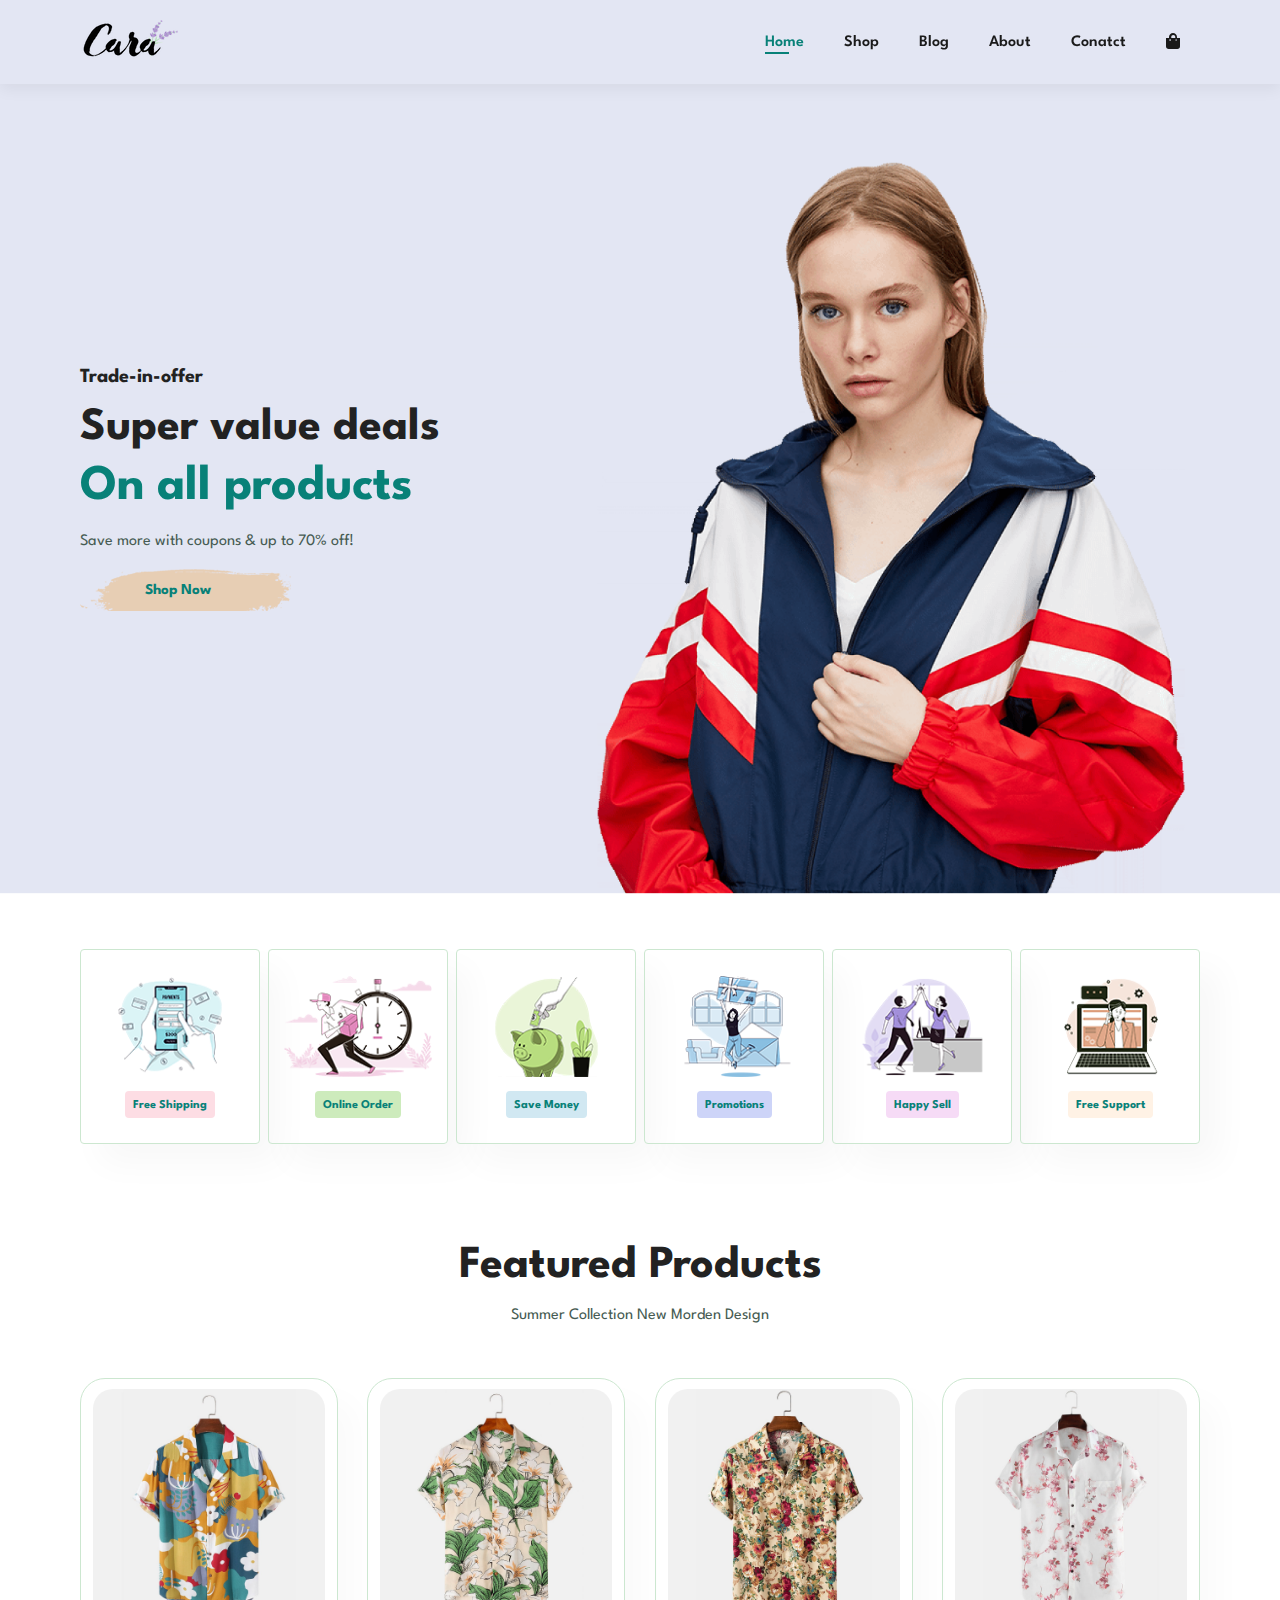
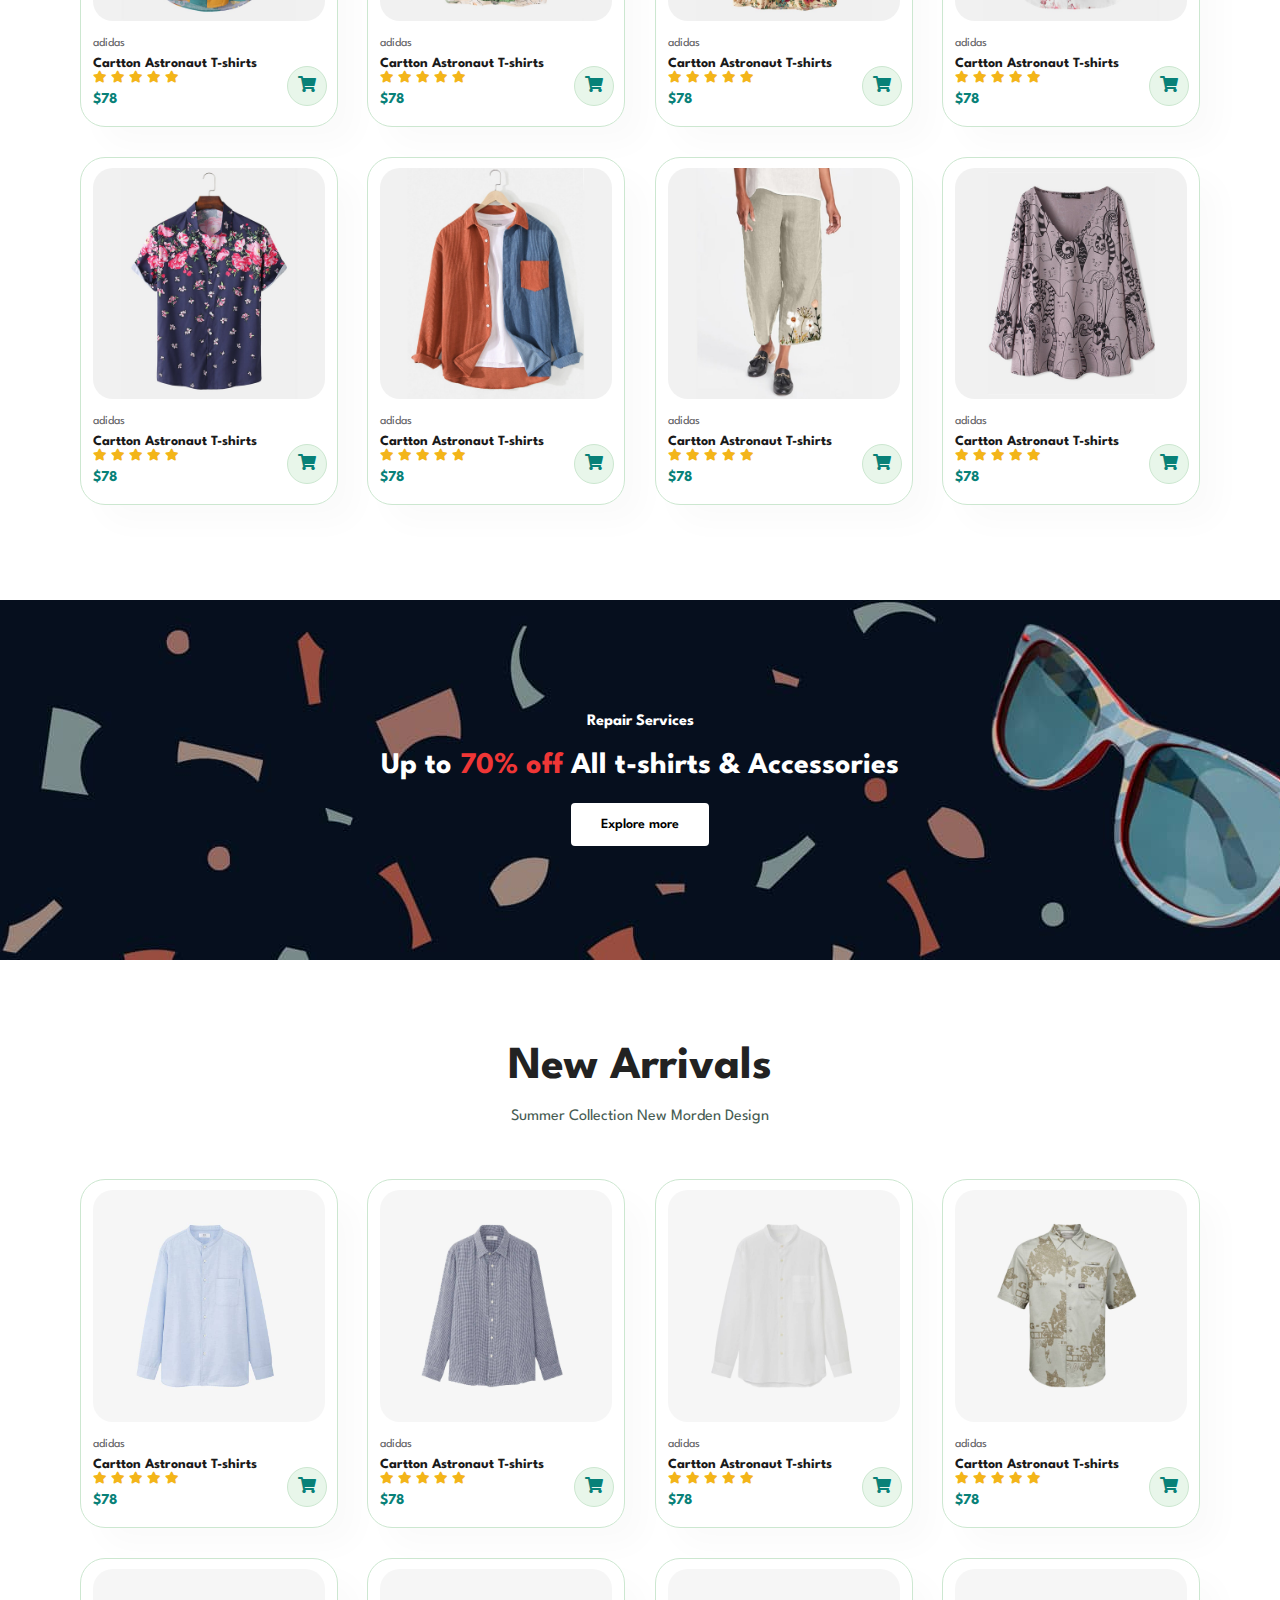
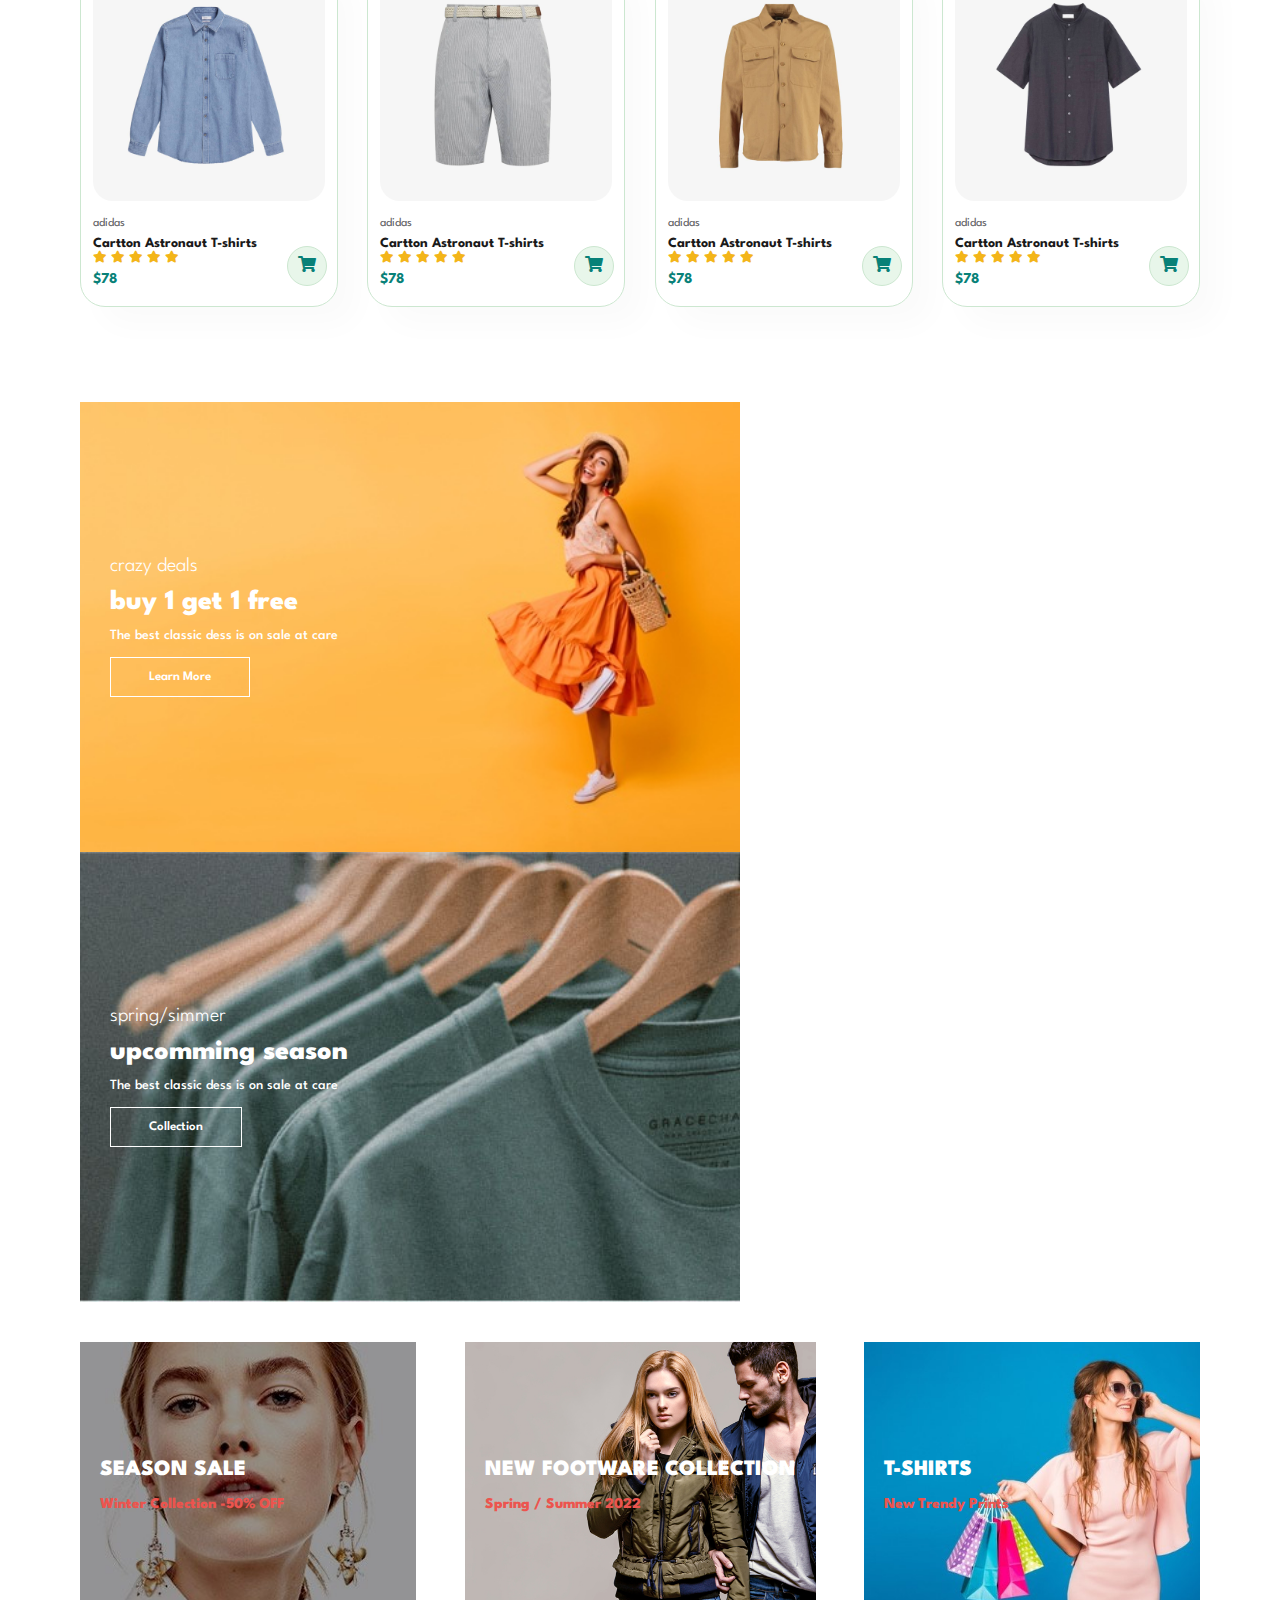
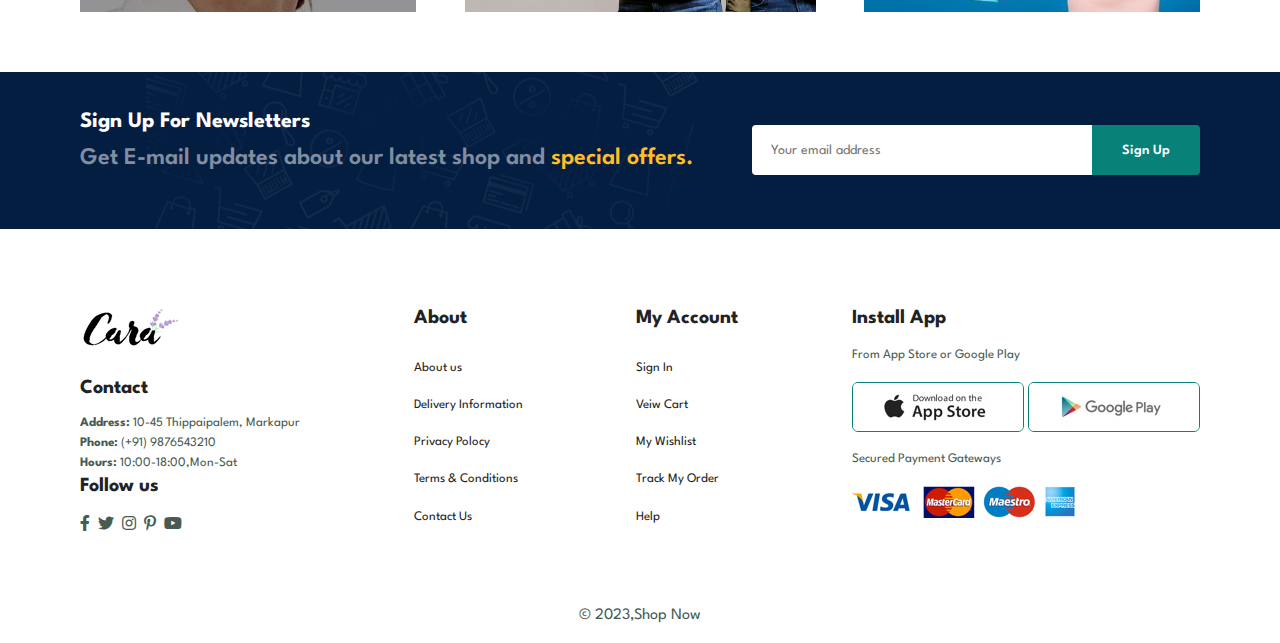
<file: index.html>
<!DOCTYPE html>
<html lang="en">
  <head>
    <meta charset="UTF-8" />
    <meta name="viewport" content="width=device-width, initial-scale=1.0" />
    <meta http-equiv="X-UA-Compatable" content="IE=edge" />
    <title>Shop Now</title>
    <link
      rel="stylesheet"
      href="https://use.fontawesome.com/releases/v5.15.4/css/all.css"
    />
    <link rel="stylesheet" href="style.css" />
  </head>
  <body>
    <section id="header">
      <a href="#"><img src="img/logo.png" class="logo" alt="" /></a>

      <div>
        <ul id="navbar">
          <li><a href="index.html" class="active">Home</a></li>
          <li><a href="shop.html">Shop</a></li>
          <li><a href="Blog.html">Blog</a></li>
          <li><a href="About.html">About</a></li>
          <li><a href="contact.html">Conatct</a></li>
          <li>
            <a href="cart.html"
              ><i class="fa fa-shopping-bag" id="lg-bag"></i
            ></a>
          </li>
          <a href="#" id="close"><i class="fa fa-times"></i></a>
        </ul>
      </div>
      <div id="mobile">
        <a href="cart.html"
          ><i class="fa fa-shopping-bag" aria-hidden="true"></i
        ></a>
        <i id="bar" class="fas fa-outdent"></i>
      </div>
    </section>
    <section id="hero">
      <h4>Trade-in-offer</h4>
      <h2>Super value deals</h2>
      <h1>On all products</h1>
      <p>Save more with coupons & up to 70% off!</p>
      <button>Shop Now</button>
    </section>
    <section id="feature" class="section-p1">
      <div class="fe-box">
        <img src="img/features/f1.png" alt="" />
        <h6>Free Shipping</h6>
      </div>
      <div class="fe-box">
        <img src="img/features/f2.png" alt="" />
        <h6>Online Order</h6>
      </div>
      <div class="fe-box">
        <img src="img/features/f3.png" alt="" />
        <h6>Save Money</h6>
      </div>
      <div class="fe-box">
        <img src="img/features/f4.png" alt="" />
        <h6>Promotions</h6>
      </div>
      <div class="fe-box">
        <img src="img/features/f5.png" alt="" />
        <h6>Happy Sell</h6>
      </div>
      <div class="fe-box">
        <img src="img/features/f6.png" alt="" />
        <h6>Free Support</h6>
      </div>
    </section>
    <section id="product1" class="section-p1">
      <h2>Featured Products</h2>
      <p>Summer Collection New Morden Design</p>
      <div class="pro-container">
        <div class="pro">
          <img src="img/products/f1.jpg" alt="" />
          <div class="des">
            <span>adidas</span>
            <h5>Cartton Astronaut T-shirts</h5>
            <div class="star">
              <i class="fas fa-star"></i>
              <i class="fas fa-star"></i>
              <i class="fas fa-star"></i>
              <i class="fas fa-star"></i>
              <i class="fas fa-star"></i>
            </div>
            <h4>$78</h4>
          </div>
          <a href="#" class="cart"><i class="fas fa-shopping-cart"></i></a>
        </div>
        <div class="pro">
          <img src="img/products/f2.jpg" alt="" />
          <div class="des">
            <span>adidas</span>
            <h5>Cartton Astronaut T-shirts</h5>
            <div class="star">
              <i class="fas fa-star"></i>
              <i class="fas fa-star"></i>
              <i class="fas fa-star"></i>
              <i class="fas fa-star"></i>
              <i class="fas fa-star"></i>
            </div>
            <h4>$78</h4>
          </div>
          <a href="#" class="cart"><i class="fas fa-shopping-cart"></i></a>
        </div>
        <div class="pro">
          <img src="img/products/f3.jpg" alt="" />
          <div class="des">
            <span>adidas</span>
            <h5>Cartton Astronaut T-shirts</h5>
            <div class="star">
              <i class="fas fa-star"></i>
              <i class="fas fa-star"></i>
              <i class="fas fa-star"></i>
              <i class="fas fa-star"></i>
              <i class="fas fa-star"></i>
            </div>
            <h4>$78</h4>
          </div>
          <a href="#" class="cart"><i class="fas fa-shopping-cart"></i></a>
        </div>
        <div class="pro">
          <img src="img/products/f4.jpg" alt="" />
          <div class="des">
            <span>adidas</span>
            <h5>Cartton Astronaut T-shirts</h5>
            <div class="star">
              <i class="fas fa-star"></i>
              <i class="fas fa-star"></i>
              <i class="fas fa-star"></i>
              <i class="fas fa-star"></i>
              <i class="fas fa-star"></i>
            </div>
            <h4>$78</h4>
          </div>
          <a href="#" class="cart"><i class="fas fa-shopping-cart"></i></a>
        </div>
        <div class="pro">
          <img src="img/products/f5.jpg" alt="" />
          <div class="des">
            <span>adidas</span>
            <h5>Cartton Astronaut T-shirts</h5>
            <div class="star">
              <i class="fas fa-star"></i>
              <i class="fas fa-star"></i>
              <i class="fas fa-star"></i>
              <i class="fas fa-star"></i>
              <i class="fas fa-star"></i>
            </div>
            <h4>$78</h4>
          </div>
          <a href="#" class="cart"><i class="fas fa-shopping-cart"></i></a>
        </div>
        <div class="pro">
          <img src="img/products/f6.jpg" alt="" />
          <div class="des">
            <span>adidas</span>
            <h5>Cartton Astronaut T-shirts</h5>
            <div class="star">
              <i class="fas fa-star"></i>
              <i class="fas fa-star"></i>
              <i class="fas fa-star"></i>
              <i class="fas fa-star"></i>
              <i class="fas fa-star"></i>
            </div>
            <h4>$78</h4>
          </div>
          <a href="#" class="cart"><i class="fas fa-shopping-cart"></i></a>
        </div>
        <div class="pro">
          <img src="img/products/f7.jpg" alt="" />
          <div class="des">
            <span>adidas</span>
            <h5>Cartton Astronaut T-shirts</h5>
            <div class="star">
              <i class="fas fa-star"></i>
              <i class="fas fa-star"></i>
              <i class="fas fa-star"></i>
              <i class="fas fa-star"></i>
              <i class="fas fa-star"></i>
            </div>
            <h4>$78</h4>
          </div>
          <a href="#" class="cart"><i class="fas fa-shopping-cart"></i></a>
        </div>
        <div class="pro">
          <img src="img/products/f8.jpg" alt="" />
          <div class="des">
            <span>adidas</span>
            <h5>Cartton Astronaut T-shirts</h5>
            <div class="star">
              <i class="fas fa-star"></i>
              <i class="fas fa-star"></i>
              <i class="fas fa-star"></i>
              <i class="fas fa-star"></i>
              <i class="fas fa-star"></i>
            </div>
            <h4>$78</h4>
          </div>
          <a href="#" class="cart"><i class="fas fa-shopping-cart"></i></a>
        </div>
      </div>
    </section>
    <section id="banner" class="section-m1">
      <h4>Repair Services</h4>
      <h2>Up to <span>70% off</span> All t-shirts & Accessories</h2>
      <button class="normal">Explore more</button>
    </section>
    <section id="product1" class="section-p1">
      <h2>New Arrivals</h2>
      <p>Summer Collection New Morden Design</p>
      <div class="pro-container">
        <div class="pro">
          <img src="img/products/n1.jpg" alt="" />
          <div class="des">
            <span>adidas</span>
            <h5>Cartton Astronaut T-shirts</h5>
            <div class="star">
              <i class="fas fa-star"></i>
              <i class="fas fa-star"></i>
              <i class="fas fa-star"></i>
              <i class="fas fa-star"></i>
              <i class="fas fa-star"></i>
            </div>
            <h4>$78</h4>
          </div>
          <a href="#" class="cart"><i class="fas fa-shopping-cart"></i></a>
        </div>
        <div class="pro">
          <img src="img/products/n2.jpg" alt="" />
          <div class="des">
            <span>adidas</span>
            <h5>Cartton Astronaut T-shirts</h5>
            <div class="star">
              <i class="fas fa-star"></i>
              <i class="fas fa-star"></i>
              <i class="fas fa-star"></i>
              <i class="fas fa-star"></i>
              <i class="fas fa-star"></i>
            </div>
            <h4>$78</h4>
          </div>
          <a href="#" class="cart"><i class="fas fa-shopping-cart"></i></a>
        </div>
        <div class="pro">
          <img src="img/products/n3.jpg" alt="" />
          <div class="des">
            <span>adidas</span>
            <h5>Cartton Astronaut T-shirts</h5>
            <div class="star">
              <i class="fas fa-star"></i>
              <i class="fas fa-star"></i>
              <i class="fas fa-star"></i>
              <i class="fas fa-star"></i>
              <i class="fas fa-star"></i>
            </div>
            <h4>$78</h4>
          </div>
          <a href="#" class="cart"><i class="fas fa-shopping-cart"></i></a>
        </div>
        <div class="pro">
          <img src="img/products/n4.jpg" alt="" />
          <div class="des">
            <span>adidas</span>
            <h5>Cartton Astronaut T-shirts</h5>
            <div class="star">
              <i class="fas fa-star"></i>
              <i class="fas fa-star"></i>
              <i class="fas fa-star"></i>
              <i class="fas fa-star"></i>
              <i class="fas fa-star"></i>
            </div>
            <h4>$78</h4>
          </div>
          <a href="#" class="cart"><i class="fas fa-shopping-cart"></i></a>
        </div>
        <div class="pro">
          <img src="img/products/n5.jpg" alt="" />
          <div class="des">
            <span>adidas</span>
            <h5>Cartton Astronaut T-shirts</h5>
            <div class="star">
              <i class="fas fa-star"></i>
              <i class="fas fa-star"></i>
              <i class="fas fa-star"></i>
              <i class="fas fa-star"></i>
              <i class="fas fa-star"></i>
            </div>
            <h4>$78</h4>
          </div>
          <a href="#" class="cart"><i class="fas fa-shopping-cart"></i></a>
        </div>
        <div class="pro">
          <img src="img/products/n6.jpg" alt="" />
          <div class="des">
            <span>adidas</span>
            <h5>Cartton Astronaut T-shirts</h5>
            <div class="star">
              <i class="fas fa-star"></i>
              <i class="fas fa-star"></i>
              <i class="fas fa-star"></i>
              <i class="fas fa-star"></i>
              <i class="fas fa-star"></i>
            </div>
            <h4>$78</h4>
          </div>
          <a href="#" class="cart"><i class="fas fa-shopping-cart"></i></a>
        </div>
        <div class="pro">
          <img src="img/products/n7.jpg" alt="" />
          <div class="des">
            <span>adidas</span>
            <h5>Cartton Astronaut T-shirts</h5>
            <div class="star">
              <i class="fas fa-star"></i>
              <i class="fas fa-star"></i>
              <i class="fas fa-star"></i>
              <i class="fas fa-star"></i>
              <i class="fas fa-star"></i>
            </div>
            <h4>$78</h4>
          </div>
          <a href="#" class="cart"><i class="fas fa-shopping-cart"></i></a>
        </div>
        <div class="pro">
          <img src="img/products/n8.jpg" alt="" />
          <div class="des">
            <span>adidas</span>
            <h5>Cartton Astronaut T-shirts</h5>
            <div class="star">
              <i class="fas fa-star"></i>
              <i class="fas fa-star"></i>
              <i class="fas fa-star"></i>
              <i class="fas fa-star"></i>
              <i class="fas fa-star"></i>
            </div>
            <h4>$78</h4>
          </div>
          <a href="#" class="cart"><i class="fas fa-shopping-cart"></i></a>
        </div>
      </div>
    </section>
    <section id="sm-banner" class="section-p1">
      <div class="banner-box">
        <h4>crazy deals</h4>
        <h2>buy 1 get 1 free</h2>
        <span>The best classic dess is on sale at care</span>
        <button class="white">Learn More</button>
      </div>
      <div class="banner-box2">
        <h4>spring/simmer</h4>
        <h2>upcomming season</h2>
        <span>The best classic dess is on sale at care</span>
        <button class="white">Collection</button>
      </div>
    </section>
    <section id="banner3">
      <div class="banner-box">
        <h2>SEASON SALE</h2>
        <h3>Winter Collection -50% OFF</h3>
      </div>
      <div class="banner-box banner-box2">
        <h2>NEW FOOTWARE COLLECTION</h2>
        <h3>Spring / Summer 2022</h3>
      </div>
      <div class="banner-box banner-box3">
        <h2>T-SHIRTS</h2>
        <h3>New Trendy Prints</h3>
      </div>
    </section>
    <section id="newsletter" class="section-p1 section-m1">
      <div class="newstext">
        <h4>Sign Up For Newsletters</h4>
        <p>
          Get E-mail updates about our latest shop and
          <span>special offers.</span>
        </p>
      </div>
      <div class="form">
        <input type="text" placeholder="Your email address" />
        <button class="normal">Sign Up</button>
      </div>
    </section>
    <footer class="section-p1">
      <div class="col">
        <img class="logo" src="img/logo.png" />
        <h4>Contact</h4>
        <p><strong>Address:</strong> 10-45 Thippaipalem, Markapur</p>
        <p><strong>Phone:</strong> (+91) 9876543210</p>
        <p><strong>Hours:</strong> 10:00-18:00,Mon-Sat</p>
        <div class="fallow">
          <h4>Follow us</h4>
          <div class="icon">
            <i class="fab fa-facebook-f"></i>
            <i class="fab fa-twitter"></i>
            <i class="fab fa-instagram"></i>
            <i class="fab fa-pinterest-p"></i>
            <i class="fab fa-youtube"></i>
          </div>
        </div>
      </div>
      <div class="col">
        <h4>About</h4>
        <a href="#">About us</a>
        <a href="#">Delivery Information</a>
        <a href="#">Privacy Polocy</a>
        <a href="#">Terms & Conditions</a>
        <a href="#">Contact Us</a>
      </div>
      <div class="col">
        <h4>My Account</h4>
        <a href="#">Sign In</a>
        <a href="#">Veiw Cart</a>
        <a href="#">My Wishlist</a>
        <a href="#">Track My Order</a>
        <a href="#">Help</a>
      </div>
      <div class="col install">
        <h4>Install App</h4>
        <p>From App Store or Google Play</p>
        <div class="row">
          <img src="img/pay/app.jpg" alt="" />
          <img src="img/pay/play.jpg" alt="" />
        </div>
        <p>Secured Payment Gateways</p>
        <img src="img/pay/pay.png" alt="" />
      </div>
    </footer>
    <div class="copyright" style="text-align: center">
      <p>© 2023,Shop Now</p>
    </div>
    <script src="script.js"></script>
  </body>
</html>
</file>
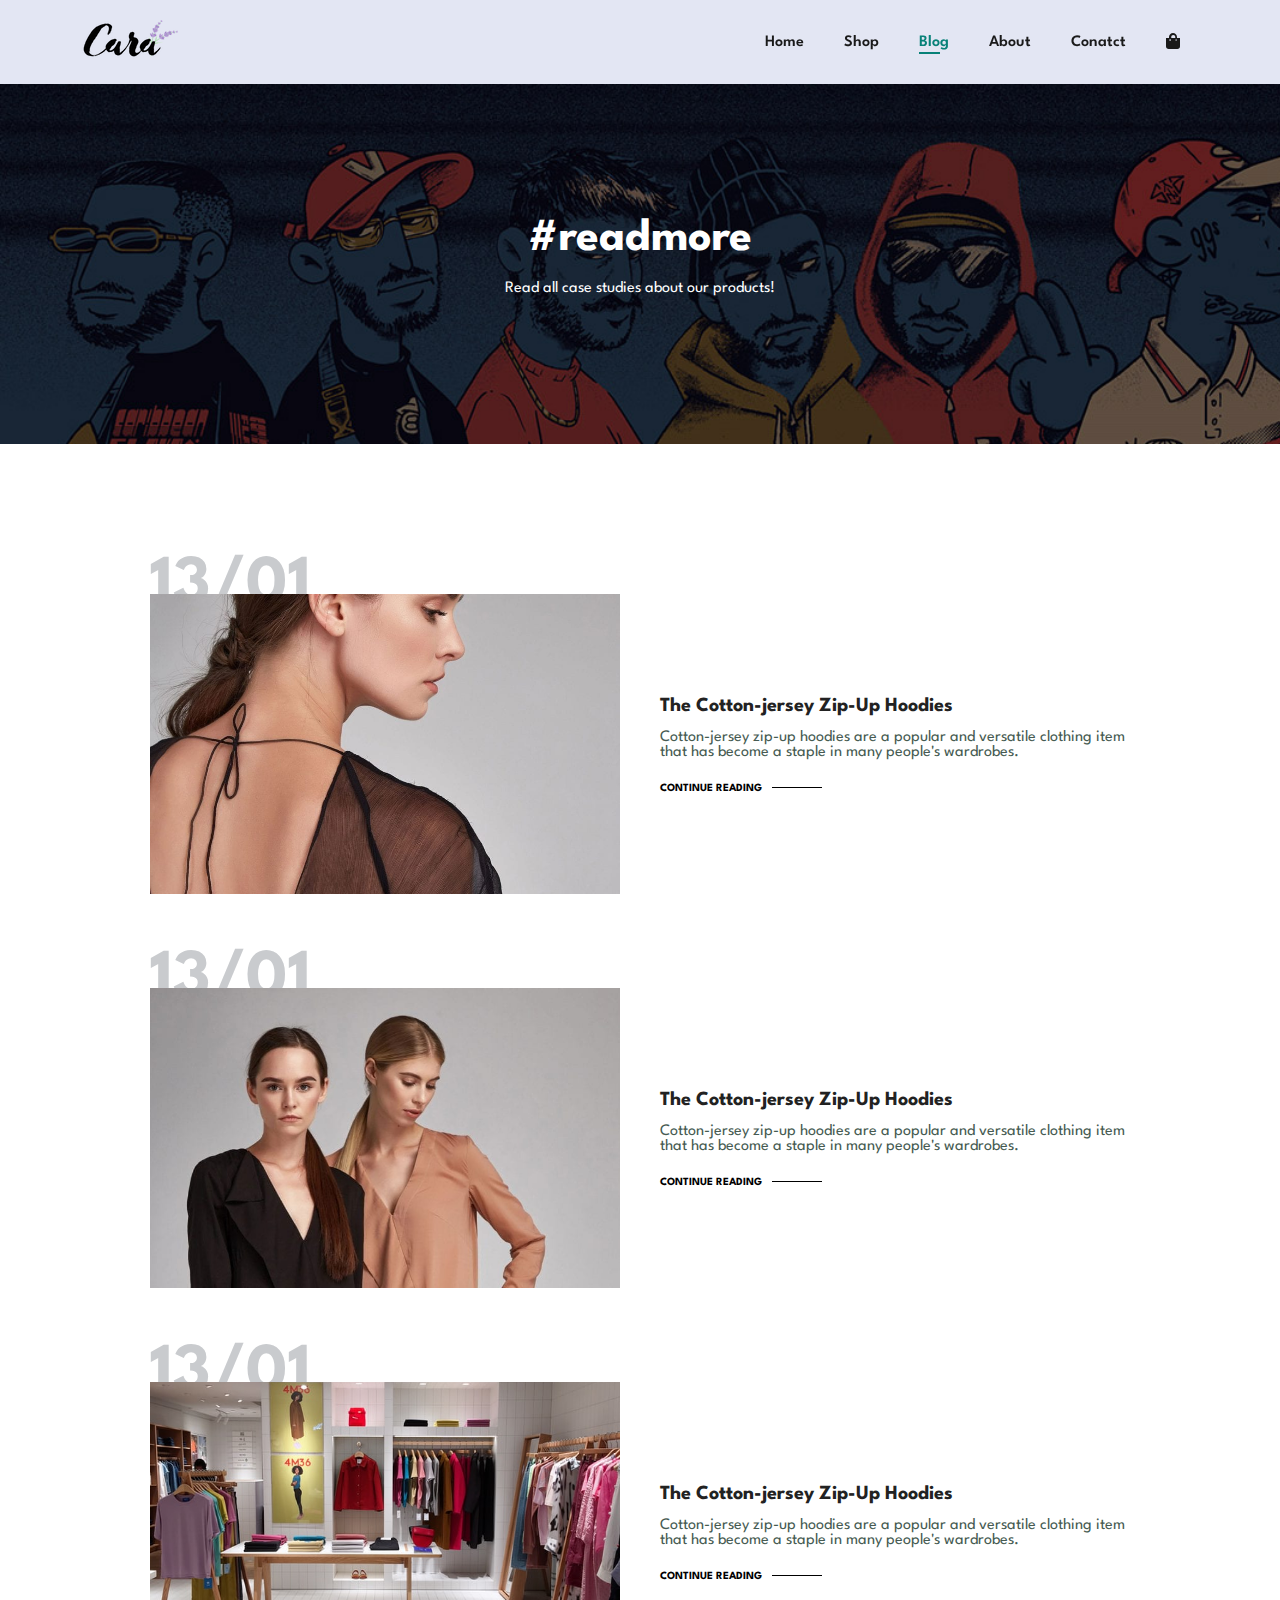
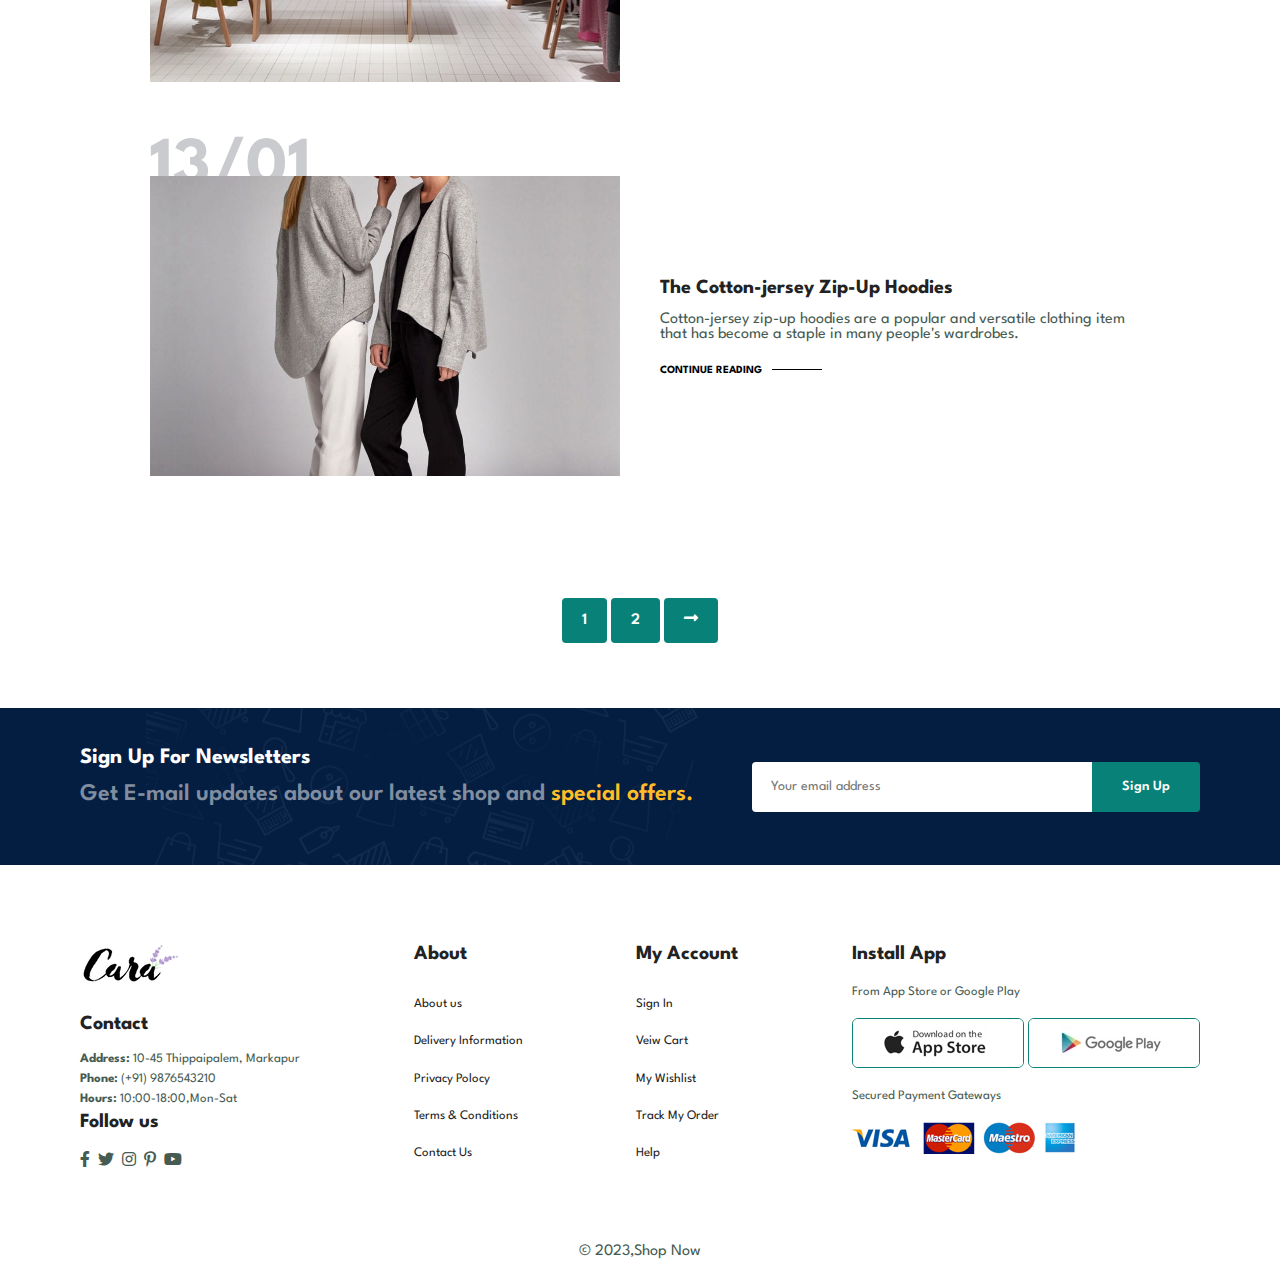
<file: blog.html>
<!DOCTYPE html>
<html lang="en">
  <head>
    <meta charset="UTF-8" />
    <meta name="viewport" content="width=device-width, initial-scale=1.0" />
    <meta http-equiv="X-UA-Compatable" content="IE=edge" />
    <title>Shop Now</title>
    <link
      rel="stylesheet"
      href="https://use.fontawesome.com/releases/v5.15.4/css/all.css"
    />
    <link rel="stylesheet" href="style.css" />
  </head>
  <body>
    <section id="header">
      <a href="#"><img src="img/logo.png" class="logo" alt="" /></a>

      <div>
        <ul id="navbar">
          <li><a href="index.html">Home</a></li>
          <li><a href="shop.html">Shop</a></li>
          <li><a href="Blog.html" class="active">Blog</a></li>
          <li><a href="About.html">About</a></li>
          <li><a href="contact.html">Conatct</a></li>
          <li>
            <a href="cart.html"
              ><i class="fa fa-shopping-bag" id="lg-bag"></i
            ></a>
          </li>
          <a href="#" id="close"><i class="fa fa-times"></i></a>
        </ul>
      </div>
      <div id="mobile">
        <a href="cart.html"
          ><i class="fa fa-shopping-bag" aria-hidden="true"></i
        ></a>
        <i id="bar" class="fas fa-outdent"></i>
      </div>
    </section>
    <section id="page-header" class="blog-header">
      <h2>#readmore</h2>
      <p>Read all case studies about our products!</p>
    </section>
    <section id="blog">
      <div class="blog-box">
        <div class="blog-img">
          <img src="img/blog/b1.jpg" alt="" />
        </div>
        <div class="blog-details">
          <h4>The Cotton-jersey Zip-Up Hoodies</h4>
          <p>
            Cotton-jersey zip-up hoodies are a popular and versatile clothing
            item that has become a staple in many people's wardrobes.
          </p>
          <a href="#">CONTINUE READING</a>
        </div>
        <h1>13/01</h1>
      </div>
      <div class="blog-box">
        <div class="blog-img">
          <img src="img/blog/b2.jpg" alt="" />
        </div>
        <div class="blog-details">
          <h4>The Cotton-jersey Zip-Up Hoodies</h4>
          <p>
            Cotton-jersey zip-up hoodies are a popular and versatile clothing
            item that has become a staple in many people's wardrobes.
          </p>
          <a href="#">CONTINUE READING</a>
        </div>
        <h1>13/01</h1>
      </div>
      <div class="blog-box">
        <div class="blog-img">
          <img src="img/blog/b3.jpg" alt="" />
        </div>
        <div class="blog-details">
          <h4>The Cotton-jersey Zip-Up Hoodies</h4>
          <p>
            Cotton-jersey zip-up hoodies are a popular and versatile clothing
            item that has become a staple in many people's wardrobes.
          </p>
          <a href="#">CONTINUE READING</a>
        </div>
        <h1>13/01</h1>
      </div>
      <div class="blog-box">
        <div class="blog-img">
          <img src="img/blog/b4.jpg" alt="" />
        </div>
        <div class="blog-details">
          <h4>The Cotton-jersey Zip-Up Hoodies</h4>
          <p>
            Cotton-jersey zip-up hoodies are a popular and versatile clothing
            item that has become a staple in many people's wardrobes.
          </p>
          <a href="#">CONTINUE READING</a>
        </div>
        <h1>13/01</h1>
      </div>
    </section>
    <section id="pagination" class="section-p1">
      <a href="#">1</a>
      <a href="#">2</a>
      <a href="#"><i class="fa fa-long-arrow-alt-right"></i></a>
    </section>
    <section id="newsletter" class="section-p1 section-m1">
      <div class="newstext">
        <h4>Sign Up For Newsletters</h4>
        <p>
          Get E-mail updates about our latest shop and
          <span>special offers.</span>
        </p>
      </div>
      <div class="form">
        <input type="text" placeholder="Your email address" />
        <button class="normal">Sign Up</button>
      </div>
    </section>
    <footer class="section-p1">
      <div class="col">
        <img class="logo" src="img/logo.png" />
        <h4>Contact</h4>
        <p><strong>Address:</strong> 10-45 Thippaipalem, Markapur</p>
        <p><strong>Phone:</strong> (+91) 9876543210</p>
        <p><strong>Hours:</strong> 10:00-18:00,Mon-Sat</p>
        <div class="fallow">
          <h4>Follow us</h4>
          <div class="icon">
            <i class="fab fa-facebook-f"></i>
            <i class="fab fa-twitter"></i>
            <i class="fab fa-instagram"></i>
            <i class="fab fa-pinterest-p"></i>
            <i class="fab fa-youtube"></i>
          </div>
        </div>
      </div>
      <div class="col">
        <h4>About</h4>
        <a href="#">About us</a>
        <a href="#">Delivery Information</a>
        <a href="#">Privacy Polocy</a>
        <a href="#">Terms & Conditions</a>
        <a href="#">Contact Us</a>
      </div>
      <div class="col">
        <h4>My Account</h4>
        <a href="#">Sign In</a>
        <a href="#">Veiw Cart</a>
        <a href="#">My Wishlist</a>
        <a href="#">Track My Order</a>
        <a href="#">Help</a>
      </div>
      <div class="col install">
        <h4>Install App</h4>
        <p>From App Store or Google Play</p>
        <div class="row">
          <img src="img/pay/app.jpg" alt="" />
          <img src="img/pay/play.jpg" alt="" />
        </div>
        <p>Secured Payment Gateways</p>
        <img src="img/pay/pay.png" alt="" />
      </div>
    </footer>
    <div class="copyright" style="text-align: center">
      <p>© 2023,Shop Now</p>
    </div>
    <script src="script.js"></script>
  </body>
</html>
</file>
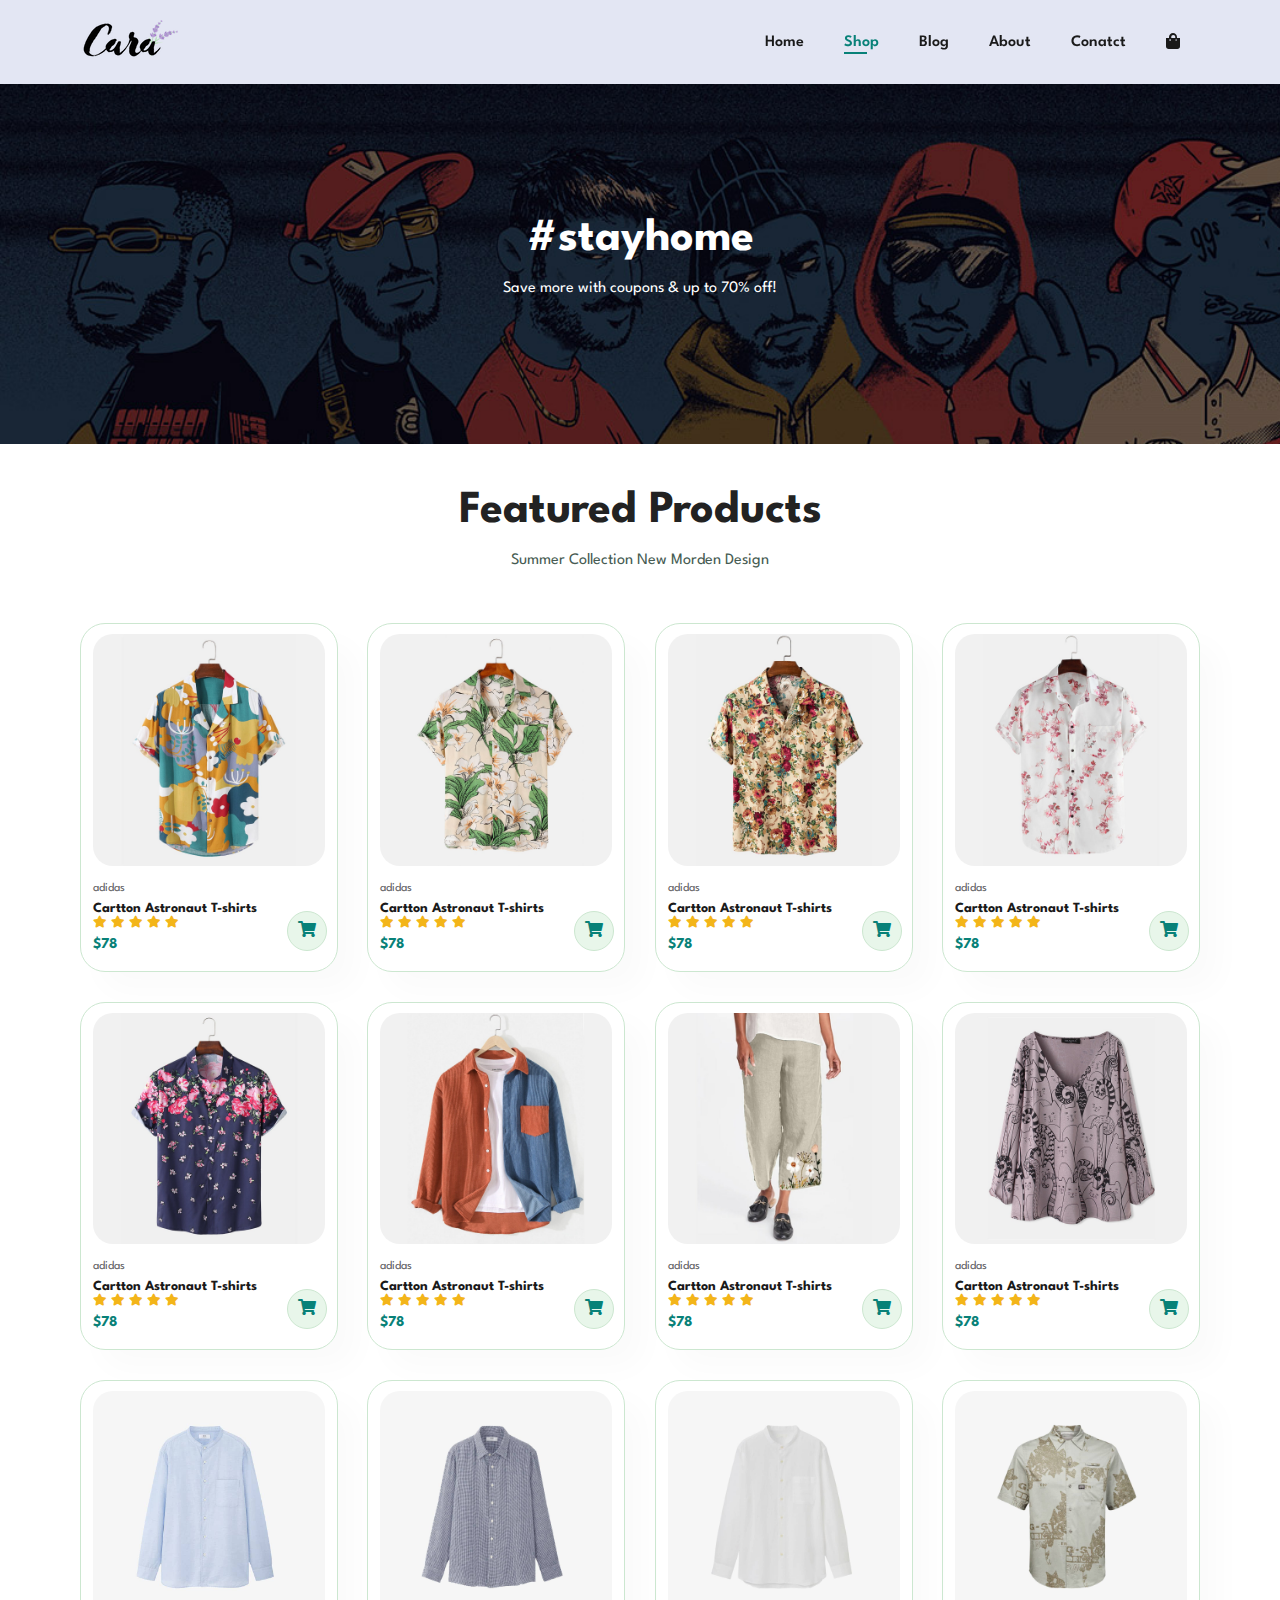
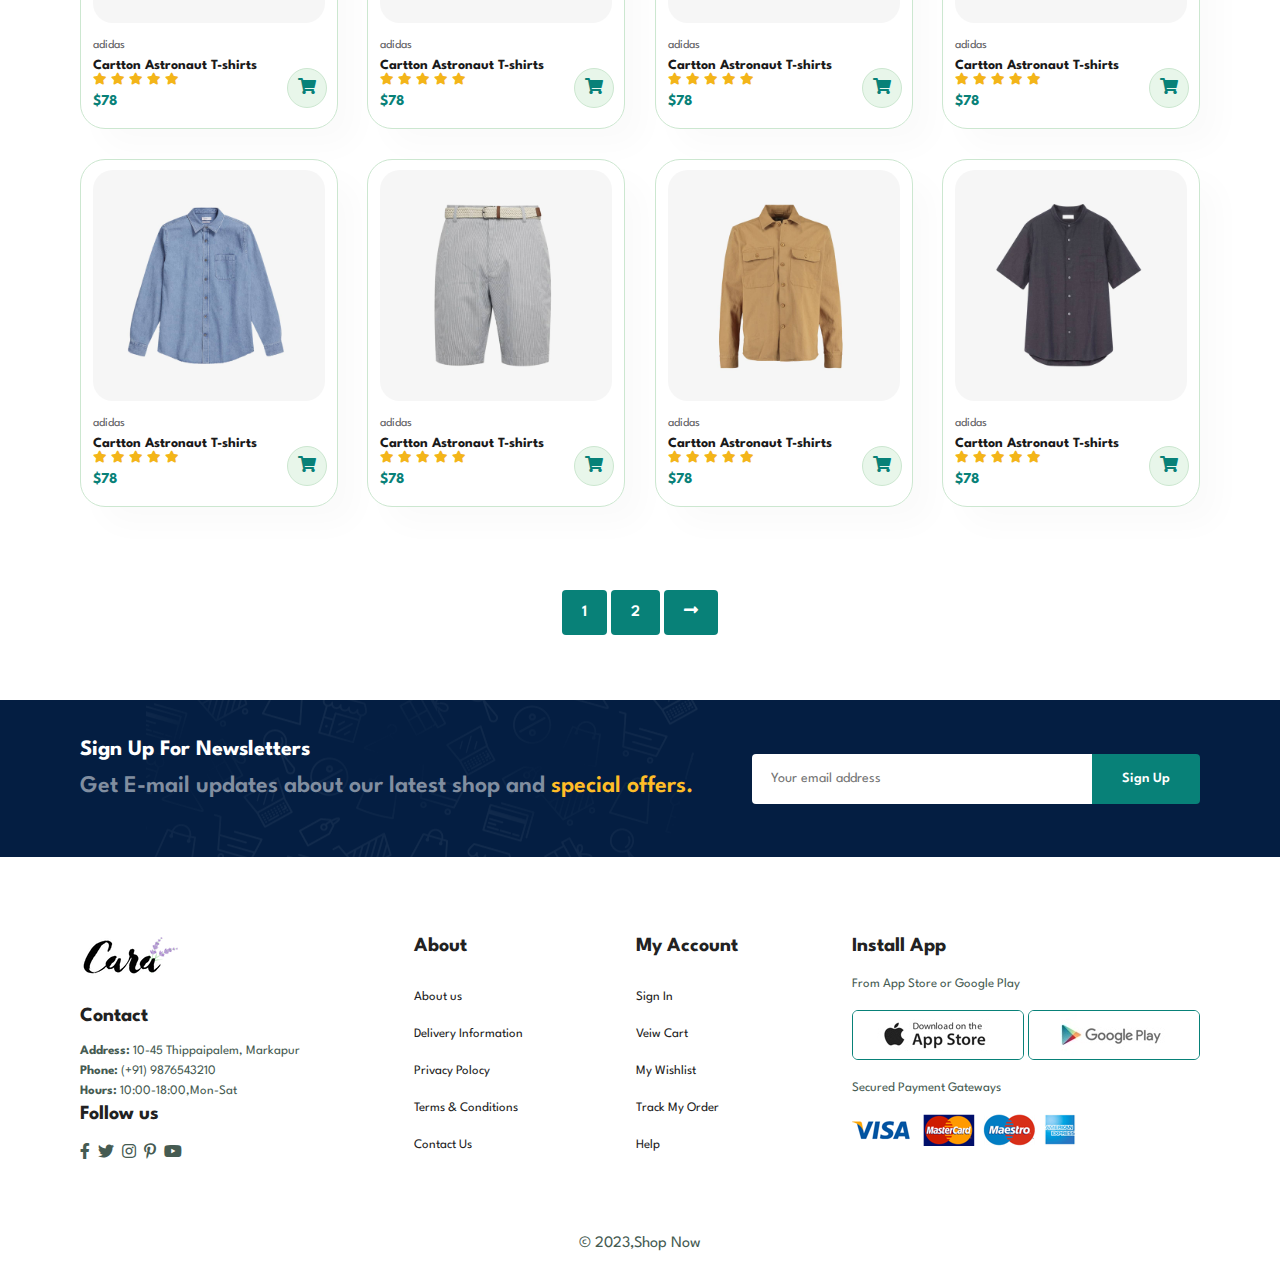
<file: shop.html>
<!DOCTYPE html>
<html lang="en">
  <head>
    <meta charset="UTF-8" />
    <meta name="viewport" content="width=device-width, initial-scale=1.0" />
    <meta http-equiv="X-UA-Compatable" content="IE=edge" />
    <title>Shop Now</title>
    <link
      rel="stylesheet"
      href="https://use.fontawesome.com/releases/v5.15.4/css/all.css"
    />
    <link rel="stylesheet" href="style.css" />
  </head>
  <body>
    <section id="header">
      <a href="#"><img src="img/logo.png" class="logo" alt="" /></a>

      <div>
        <ul id="navbar">
          <li><a href="index.html">Home</a></li>
          <li><a href="shop.html" class="active">Shop</a></li>
          <li><a href="Blog.html">Blog</a></li>
          <li><a href="About.html">About</a></li>
          <li><a href="contact.html">Conatct</a></li>
          <li>
            <a href="cart.html"
              ><i class="fa fa-shopping-bag" id="lg-bag"></i
            ></a>
          </li>
          <a href="#" id="close"><i class="fa fa-times"></i></a>
        </ul>
      </div>
      <div id="mobile">
        <a href="cart.html"
          ><i class="fa fa-shopping-bag" aria-hidden="true"></i
        ></a>
        <i id="bar" class="fas fa-outdent"></i>
      </div>
    </section>
    <section id="page-header">
      <h2>#stayhome</h2>
      <p>Save more with coupons & up to 70% off!</p>
    </section>
    <section id="product1" class="section-p1">
      <h2>Featured Products</h2>
      <p>Summer Collection New Morden Design</p>
      <div class="pro-container">
        <div class="pro" onclick="window.location.href='sproduct.html'">
          <img src="img/products/f1.jpg" alt="" />
          <div class="des">
            <span>adidas</span>
            <h5>Cartton Astronaut T-shirts</h5>
            <div class="star">
              <i class="fas fa-star"></i>
              <i class="fas fa-star"></i>
              <i class="fas fa-star"></i>
              <i class="fas fa-star"></i>
              <i class="fas fa-star"></i>
            </div>
            <h4>$78</h4>
          </div>
          <a href="#" class="cart"><i class="fas fa-shopping-cart"></i></a>
        </div>
        <div class="pro">
          <img src="img/products/f2.jpg" alt="" />
          <div class="des">
            <span>adidas</span>
            <h5>Cartton Astronaut T-shirts</h5>
            <div class="star">
              <i class="fas fa-star"></i>
              <i class="fas fa-star"></i>
              <i class="fas fa-star"></i>
              <i class="fas fa-star"></i>
              <i class="fas fa-star"></i>
            </div>
            <h4>$78</h4>
          </div>
          <a href="#" class="cart"><i class="fas fa-shopping-cart"></i></a>
        </div>
        <div class="pro">
          <img src="img/products/f3.jpg" alt="" />
          <div class="des">
            <span>adidas</span>
            <h5>Cartton Astronaut T-shirts</h5>
            <div class="star">
              <i class="fas fa-star"></i>
              <i class="fas fa-star"></i>
              <i class="fas fa-star"></i>
              <i class="fas fa-star"></i>
              <i class="fas fa-star"></i>
            </div>
            <h4>$78</h4>
          </div>
          <a href="#" class="cart"><i class="fas fa-shopping-cart"></i></a>
        </div>
        <div class="pro">
          <img src="img/products/f4.jpg" alt="" />
          <div class="des">
            <span>adidas</span>
            <h5>Cartton Astronaut T-shirts</h5>
            <div class="star">
              <i class="fas fa-star"></i>
              <i class="fas fa-star"></i>
              <i class="fas fa-star"></i>
              <i class="fas fa-star"></i>
              <i class="fas fa-star"></i>
            </div>
            <h4>$78</h4>
          </div>
          <a href="#" class="cart"><i class="fas fa-shopping-cart"></i></a>
        </div>
        <div class="pro">
          <img src="img/products/f5.jpg" alt="" />
          <div class="des">
            <span>adidas</span>
            <h5>Cartton Astronaut T-shirts</h5>
            <div class="star">
              <i class="fas fa-star"></i>
              <i class="fas fa-star"></i>
              <i class="fas fa-star"></i>
              <i class="fas fa-star"></i>
              <i class="fas fa-star"></i>
            </div>
            <h4>$78</h4>
          </div>
          <a href="#" class="cart"><i class="fas fa-shopping-cart"></i></a>
        </div>
        <div class="pro">
          <img src="img/products/f6.jpg" alt="" />
          <div class="des">
            <span>adidas</span>
            <h5>Cartton Astronaut T-shirts</h5>
            <div class="star">
              <i class="fas fa-star"></i>
              <i class="fas fa-star"></i>
              <i class="fas fa-star"></i>
              <i class="fas fa-star"></i>
              <i class="fas fa-star"></i>
            </div>
            <h4>$78</h4>
          </div>
          <a href="#" class="cart"><i class="fas fa-shopping-cart"></i></a>
        </div>
        <div class="pro">
          <img src="img/products/f7.jpg" alt="" />
          <div class="des">
            <span>adidas</span>
            <h5>Cartton Astronaut T-shirts</h5>
            <div class="star">
              <i class="fas fa-star"></i>
              <i class="fas fa-star"></i>
              <i class="fas fa-star"></i>
              <i class="fas fa-star"></i>
              <i class="fas fa-star"></i>
            </div>
            <h4>$78</h4>
          </div>
          <a href="#" class="cart"><i class="fas fa-shopping-cart"></i></a>
        </div>
        <div class="pro">
          <img src="img/products/f8.jpg" alt="" />
          <div class="des">
            <span>adidas</span>
            <h5>Cartton Astronaut T-shirts</h5>
            <div class="star">
              <i class="fas fa-star"></i>
              <i class="fas fa-star"></i>
              <i class="fas fa-star"></i>
              <i class="fas fa-star"></i>
              <i class="fas fa-star"></i>
            </div>
            <h4>$78</h4>
          </div>
          <a href="#" class="cart"><i class="fas fa-shopping-cart"></i></a>
        </div>
        <div class="pro">
          <img src="img/products/n1.jpg" alt="" />
          <div class="des">
            <span>adidas</span>
            <h5>Cartton Astronaut T-shirts</h5>
            <div class="star">
              <i class="fas fa-star"></i>
              <i class="fas fa-star"></i>
              <i class="fas fa-star"></i>
              <i class="fas fa-star"></i>
              <i class="fas fa-star"></i>
            </div>
            <h4>$78</h4>
          </div>
          <a href="#" class="cart"><i class="fas fa-shopping-cart"></i></a>
        </div>
        <div class="pro">
          <img src="img/products/n2.jpg" alt="" />
          <div class="des">
            <span>adidas</span>
            <h5>Cartton Astronaut T-shirts</h5>
            <div class="star">
              <i class="fas fa-star"></i>
              <i class="fas fa-star"></i>
              <i class="fas fa-star"></i>
              <i class="fas fa-star"></i>
              <i class="fas fa-star"></i>
            </div>
            <h4>$78</h4>
          </div>
          <a href="#" class="cart"><i class="fas fa-shopping-cart"></i></a>
        </div>
        <div class="pro">
          <img src="img/products/n3.jpg" alt="" />
          <div class="des">
            <span>adidas</span>
            <h5>Cartton Astronaut T-shirts</h5>
            <div class="star">
              <i class="fas fa-star"></i>
              <i class="fas fa-star"></i>
              <i class="fas fa-star"></i>
              <i class="fas fa-star"></i>
              <i class="fas fa-star"></i>
            </div>
            <h4>$78</h4>
          </div>
          <a href="#" class="cart"><i class="fas fa-shopping-cart"></i></a>
        </div>
        <div class="pro">
          <img src="img/products/n4.jpg" alt="" />
          <div class="des">
            <span>adidas</span>
            <h5>Cartton Astronaut T-shirts</h5>
            <div class="star">
              <i class="fas fa-star"></i>
              <i class="fas fa-star"></i>
              <i class="fas fa-star"></i>
              <i class="fas fa-star"></i>
              <i class="fas fa-star"></i>
            </div>
            <h4>$78</h4>
          </div>
          <a href="#" class="cart"><i class="fas fa-shopping-cart"></i></a>
        </div>
        <div class="pro">
          <img src="img/products/n5.jpg" alt="" />
          <div class="des">
            <span>adidas</span>
            <h5>Cartton Astronaut T-shirts</h5>
            <div class="star">
              <i class="fas fa-star"></i>
              <i class="fas fa-star"></i>
              <i class="fas fa-star"></i>
              <i class="fas fa-star"></i>
              <i class="fas fa-star"></i>
            </div>
            <h4>$78</h4>
          </div>
          <a href="#" class="cart"><i class="fas fa-shopping-cart"></i></a>
        </div>
        <div class="pro">
          <img src="img/products/n6.jpg" alt="" />
          <div class="des">
            <span>adidas</span>
            <h5>Cartton Astronaut T-shirts</h5>
            <div class="star">
              <i class="fas fa-star"></i>
              <i class="fas fa-star"></i>
              <i class="fas fa-star"></i>
              <i class="fas fa-star"></i>
              <i class="fas fa-star"></i>
            </div>
            <h4>$78</h4>
          </div>
          <a href="#" class="cart"><i class="fas fa-shopping-cart"></i></a>
        </div>
        <div class="pro">
          <img src="img/products/n7.jpg" alt="" />
          <div class="des">
            <span>adidas</span>
            <h5>Cartton Astronaut T-shirts</h5>
            <div class="star">
              <i class="fas fa-star"></i>
              <i class="fas fa-star"></i>
              <i class="fas fa-star"></i>
              <i class="fas fa-star"></i>
              <i class="fas fa-star"></i>
            </div>
            <h4>$78</h4>
          </div>
          <a href="#" class="cart"><i class="fas fa-shopping-cart"></i></a>
        </div>
        <div class="pro">
          <img src="img/products/n8.jpg" alt="" />
          <div class="des">
            <span>adidas</span>
            <h5>Cartton Astronaut T-shirts</h5>
            <div class="star">
              <i class="fas fa-star"></i>
              <i class="fas fa-star"></i>
              <i class="fas fa-star"></i>
              <i class="fas fa-star"></i>
              <i class="fas fa-star"></i>
            </div>
            <h4>$78</h4>
          </div>
          <a href="#" class="cart"><i class="fas fa-shopping-cart"></i></a>
        </div>
      </div>
    </section>
    <section id="pagination" class="section-p1">
      <a href="#">1</a>
      <a href="#">2</a>
      <a href="#"><i class="fa fa-long-arrow-alt-right"></i></a>
    </section>
    <section id="newsletter" class="section-p1 section-m1">
      <div class="newstext">
        <h4>Sign Up For Newsletters</h4>
        <p>
          Get E-mail updates about our latest shop and
          <span>special offers.</span>
        </p>
      </div>
      <div class="form">
        <input type="text" placeholder="Your email address" />
        <button class="normal">Sign Up</button>
      </div>
    </section>
    <footer class="section-p1">
      <div class="col">
        <img class="logo" src="img/logo.png" />
        <h4>Contact</h4>
        <p><strong>Address:</strong> 10-45 Thippaipalem, Markapur</p>
        <p><strong>Phone:</strong> (+91) 9876543210</p>
        <p><strong>Hours:</strong> 10:00-18:00,Mon-Sat</p>
        <div class="fallow">
          <h4>Follow us</h4>
          <div class="icon">
            <i class="fab fa-facebook-f"></i>
            <i class="fab fa-twitter"></i>
            <i class="fab fa-instagram"></i>
            <i class="fab fa-pinterest-p"></i>
            <i class="fab fa-youtube"></i>
          </div>
        </div>
      </div>
      <div class="col">
        <h4>About</h4>
        <a href="#">About us</a>
        <a href="#">Delivery Information</a>
        <a href="#">Privacy Polocy</a>
        <a href="#">Terms & Conditions</a>
        <a href="#">Contact Us</a>
      </div>
      <div class="col">
        <h4>My Account</h4>
        <a href="#">Sign In</a>
        <a href="#">Veiw Cart</a>
        <a href="#">My Wishlist</a>
        <a href="#">Track My Order</a>
        <a href="#">Help</a>
      </div>
      <div class="col install">
        <h4>Install App</h4>
        <p>From App Store or Google Play</p>
        <div class="row">
          <img src="img/pay/app.jpg" alt="" />
          <img src="img/pay/play.jpg" alt="" />
        </div>
        <p>Secured Payment Gateways</p>
        <img src="img/pay/pay.png" alt="" />
      </div>
    </footer>
    <div class="copyright" style="text-align: center">
      <p>© 2023,Shop Now</p>
    </div>
    <script src="script.js"></script>
  </body>
</html>
</file>
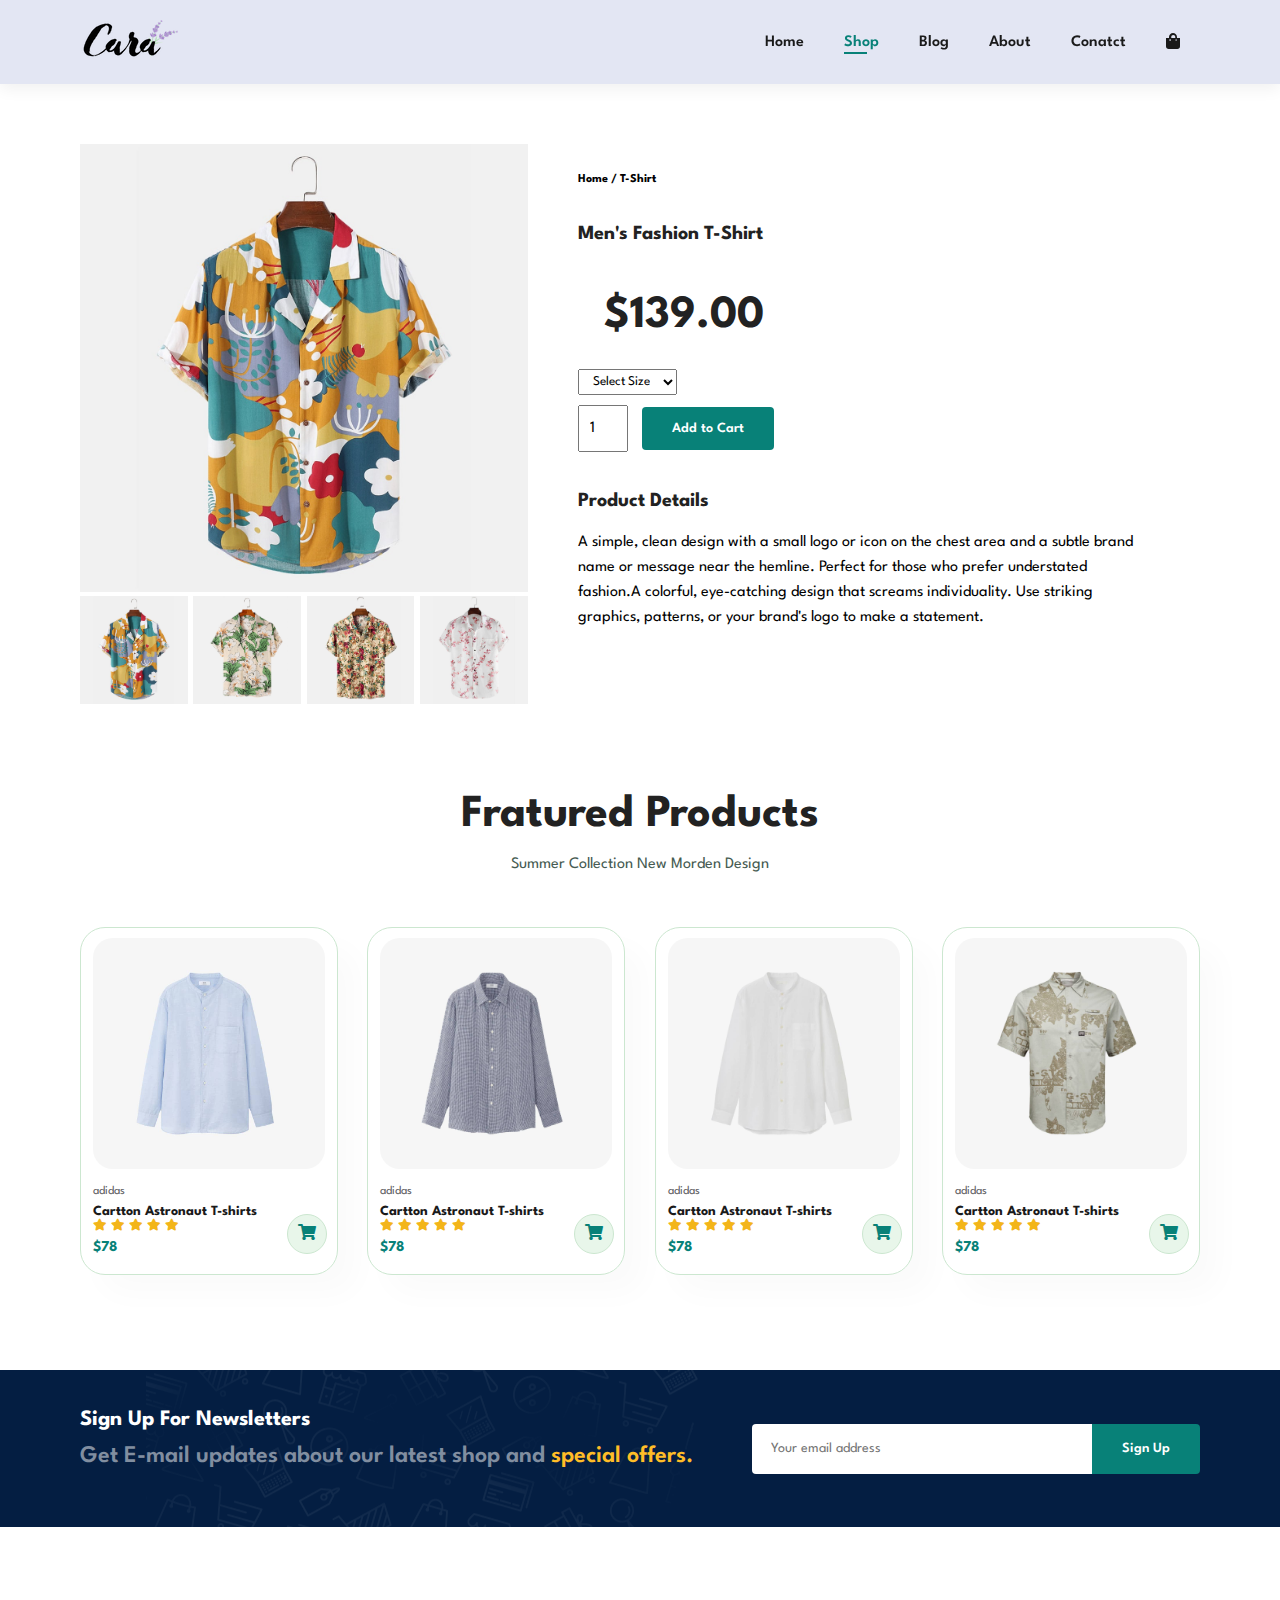
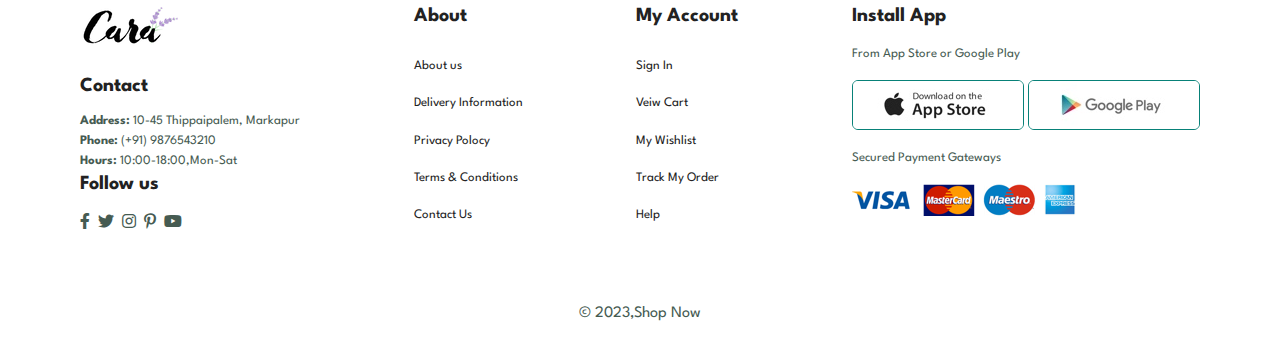
<file: sproduct.html>
<!DOCTYPE html>
<html lang="en">
  <head>
    <meta charset="UTF-8" />
    <meta name="viewport" content="width=device-width, initial-scale=1.0" />
    <meta http-equiv="X-UA-Compatable" content="IE=edge" />
    <title>Shop Now</title>
    <link
      rel="stylesheet"
      href="https://use.fontawesome.com/releases/v5.15.4/css/all.css"
    />
    <link rel="stylesheet" href="style.css" />
  </head>
  <body>
    <section id="header">
      <a href="#"><img src="img/logo.png" class="logo" alt="" /></a>

      <div>
        <ul id="navbar">
          <li><a href="index.html">Home</a></li>
          <li><a href="shop.html" class="active">Shop</a></li>
          <li><a href="Blog.html">Blog</a></li>
          <li><a href="About.html">About</a></li>
          <li><a href="contact.html">Conatct</a></li>
          <li>
            <a href="cart.html"
              ><i class="fa fa-shopping-bag" id="lg-bag"></i
            ></a>
          </li>
          <a href="#" id="close"><i class="fa fa-times"></i></a>
        </ul>
      </div>
      <div id="mobile">
        <a href="cart.html"
          ><i class="fa fa-shopping-bag" aria-hidden="true"></i
        ></a>
        <i id="bar" class="fas fa-outdent"></i>
      </div>
    </section>
    <section id="prodetails" class="section-p1">
      <div class="single-pro-image">
        <img src="img/products/f1.jpg" width="100%" id="MainImg" alt="" />
        <div class="small-img-group">
          <div class="small-img-col">
            <img
              src="img/products/f1.jpg"
              width="100%"
              alt=""
              class="small-img"
            />
          </div>
          <div class="small-img-col">
            <img
              src="img/products/f2.jpg"
              width="100%"
              alt=""
              class="small-img"
            />
          </div>
          <div class="small-img-col">
            <img
              src="img/products/f3.jpg"
              width="100%"
              alt=""
              class="small-img"
            />
          </div>
          <div class="small-img-col">
            <img
              src="img/products/f4.jpg"
              width="100%"
              alt=""
              class="small-img"
            />
          </div>
        </div>
      </div>
      <div class="single-pro-details">
        <h6>Home / T-Shirt</h6>
        <h4>Men's Fashion T-Shirt</h4>
        <h2>$139.00</h2>
        <select>
          <option>Select Size</option>
          <option>XL</option>
          <option>XXL</option>
          <option>Small</option>
          <option>Large</option>
          <option>Medium</option>
        </select>
        <input type="number" value="1" />
        <button class="normal">Add to Cart</button>
        <h4>Product Details</h4>
        <span
          >A simple, clean design with a small logo or icon on the chest area
          and a subtle brand name or message near the hemline. Perfect for those
          who prefer understated fashion.A colorful, eye-catching design that
          screams individuality. Use striking graphics, patterns, or your
          brand's logo to make a statement.</span
        >
      </div>
    </section>
    <section id="product1" class="section-p1">
      <h2>Fratured Products</h2>
      <p>Summer Collection New Morden Design</p>
      <div class="pro-container">
        <div class="pro">
          <img src="img/products/n1.jpg" alt="" />
          <div class="des">
            <span>adidas</span>
            <h5>Cartton Astronaut T-shirts</h5>
            <div class="star">
              <i class="fas fa-star"></i>
              <i class="fas fa-star"></i>
              <i class="fas fa-star"></i>
              <i class="fas fa-star"></i>
              <i class="fas fa-star"></i>
            </div>
            <h4>$78</h4>
          </div>
          <a href="#" class="cart"><i class="fas fa-shopping-cart"></i></a>
        </div>
        <div class="pro">
          <img src="img/products/n2.jpg" alt="" />
          <div class="des">
            <span>adidas</span>
            <h5>Cartton Astronaut T-shirts</h5>
            <div class="star">
              <i class="fas fa-star"></i>
              <i class="fas fa-star"></i>
              <i class="fas fa-star"></i>
              <i class="fas fa-star"></i>
              <i class="fas fa-star"></i>
            </div>
            <h4>$78</h4>
          </div>
          <a href="#" class="cart"><i class="fas fa-shopping-cart"></i></a>
        </div>
        <div class="pro">
          <img src="img/products/n3.jpg" alt="" />
          <div class="des">
            <span>adidas</span>
            <h5>Cartton Astronaut T-shirts</h5>
            <div class="star">
              <i class="fas fa-star"></i>
              <i class="fas fa-star"></i>
              <i class="fas fa-star"></i>
              <i class="fas fa-star"></i>
              <i class="fas fa-star"></i>
            </div>
            <h4>$78</h4>
          </div>
          <a href="#" class="cart"><i class="fas fa-shopping-cart"></i></a>
        </div>
        <div class="pro">
          <img src="img/products/n4.jpg" alt="" />
          <div class="des">
            <span>adidas</span>
            <h5>Cartton Astronaut T-shirts</h5>
            <div class="star">
              <i class="fas fa-star"></i>
              <i class="fas fa-star"></i>
              <i class="fas fa-star"></i>
              <i class="fas fa-star"></i>
              <i class="fas fa-star"></i>
            </div>
            <h4>$78</h4>
          </div>
          <a href="#" class="cart"><i class="fas fa-shopping-cart"></i></a>
        </div>
      </div>
    </section>
    <section id="newsletter" class="section-p1 section-m1">
      <div class="newstext">
        <h4>Sign Up For Newsletters</h4>
        <p>
          Get E-mail updates about our latest shop and
          <span>special offers.</span>
        </p>
      </div>
      <div class="form">
        <input type="text" placeholder="Your email address" />
        <button class="normal">Sign Up</button>
      </div>
    </section>
    <footer class="section-p1">
      <div class="col">
        <img class="logo" src="img/logo.png" />
        <h4>Contact</h4>
        <p><strong>Address:</strong> 10-45 Thippaipalem, Markapur</p>
        <p><strong>Phone:</strong> (+91) 9876543210</p>
        <p><strong>Hours:</strong> 10:00-18:00,Mon-Sat</p>
        <div class="fallow">
          <h4>Follow us</h4>
          <div class="icon">
            <i class="fab fa-facebook-f"></i>
            <i class="fab fa-twitter"></i>
            <i class="fab fa-instagram"></i>
            <i class="fab fa-pinterest-p"></i>
            <i class="fab fa-youtube"></i>
          </div>
        </div>
      </div>
      <div class="col">
        <h4>About</h4>
        <a href="#">About us</a>
        <a href="#">Delivery Information</a>
        <a href="#">Privacy Polocy</a>
        <a href="#">Terms & Conditions</a>
        <a href="#">Contact Us</a>
      </div>
      <div class="col">
        <h4>My Account</h4>
        <a href="#">Sign In</a>
        <a href="#">Veiw Cart</a>
        <a href="#">My Wishlist</a>
        <a href="#">Track My Order</a>
        <a href="#">Help</a>
      </div>
      <div class="col install">
        <h4>Install App</h4>
        <p>From App Store or Google Play</p>
        <div class="row">
          <img src="img/pay/app.jpg" alt="" />
          <img src="img/pay/play.jpg" alt="" />
        </div>
        <p>Secured Payment Gateways</p>
        <img src="img/pay/pay.png" alt="" />
      </div>
    </footer>
    <div class="copyright" style="text-align: center">
      <p>© 2023,Shop Now</p>
    </div>
    <script>
      var MainImg = document.getElementById("MainImg");
      var smallimg = document.getElementsByClassName("small-img");

      smallimg[0].onclick = function () {
        MainImg.src = smallimg[0].src;
      };
      smallimg[1].onclick = function () {
        MainImg.src = smallimg[1].src;
      };
      smallimg[2].onclick = function () {
        MainImg.src = smallimg[2].src;
      };
      smallimg[3].onclick = function () {
        MainImg.src = smallimg[3].src;
      };
    </script>
    <script src="script.js"></script>
  </body>
</html>
</file>
<file: style.css>
@import url("https://fonts.googleapis.com/css2?family=Spartan:wght@100;200;300;400;500;600;700;800;900&display=swap");
* {
  margin: 0;
  padding: 0;
  box-sizing: border-box;
  font-family: "Spartan", sans-serif;
}

html {
  scroll-behavior: smooth;
}

/* Global Styles */

h1 {
  font-size: 50px;
  line-height: 64px;
  color: #222;
}

h2 {
  font-size: 46px;
  line-height: 54px;
  color: #222;
}

h4 {
  font-size: 20px;
  color: #222;
}

h6 {
  font-weight: 700;
  font-size: 12px;
}

p {
  font-size: 16px;
  color: #465b52;
  margin: 15px 0 20px 0;
}

button.normal {
  font-size: 14px;
  font-weight: 600;
  padding: 15px 30px;
  color: #000;
  background-color: #fff;
  border-radius: 4px;
  cursor: pointer;
  border: none;
  outline: none;
  transition: 0.2s;
}

button.white {
  font-size: 13px;
  font-weight: 600;
  padding: 13px 38px;
  color: #fff;
  background-color: transparent;
  cursor: pointer;
  border: 1px solid #fff;
  outline: none;
  transition: 0.2s;
}

.section-p1 {
  padding: 40px 80px;
}

.section-m1 {
  margin: 40px 0;
}

body {
  width: 100%;
}

#header {
  display: flex;
  align-items: center;
  justify-content: space-between;
  padding: 20px 80px;
  background-color: #e3e6f3;
  box-shadow: 0 5px 15px rgba(0, 0, 0, 0.06);
  z-index: 999;
  position: sticky;
  top: 0;
  left: 0;
}

#navbar {
  display: flex;
  align-items: center;
  justify-content: space-between;
}

#navbar li {
  list-style: none;
  padding: 0 20px;
  position: relative;
}

#navbar li a {
  text-decoration: none;
  font-size: 16px;
  font-weight: 600;
  color: #1a1a1a;
  transition: 0.3;
}

#navbar li a:hover,
#navbar li a.active {
  color: #088178;
}

#navbar li a.active::after,
#navbar li a:hover::after {
  content: "";
  width: 30%;
  height: 2px;
  background: #088178;
  position: absolute;
  bottom: -4px;
  left: 20px;
}

#mobile {
  display: none;
  align-items: center;
}

#close {
  display: none;
}

#hero {
  background-image: url("img/hero4.png");
  height: 90vh;
  width: 100%;
  background-size: cover;
  background-position: top 25% right 0;
  padding: 0 80px;
  display: flex;
  flex-direction: column;
  align-items: flex-start;
  justify-content: center;
}

#hero h4 {
  padding-bottom: 15px;
}

#hero h1 {
  color: #088178;
}

#hero button {
  background-image: url(img/button.png);
  background-color: transparent;
  color: #088178;
  border: 0;
  padding: 14px 80px 14px 65px;
  cursor: pointer;
  font-weight: 700;
  font-size: 15px;
}

#feature {
  display: flex;
  align-items: center;
  justify-content: space-between;
  flex-wrap: wrap;
}

#feature .fe-box {
  width: 180px;
  text-align: center;
  padding: 25px 15px;
  box-shadow: 20px 20px 34px rgba(0, 0, 0, 0.03);
  border: 1px solid #cce7d0;
  border-radius: 4px;
  margin: 15px 0;
}

#feature .fe-box:hover {
  box-shadow: 10px 10px 54px rgba(70, 62, 221, 0.1);
}

#feature .fe-box img {
  width: 100%;
  margin-bottom: 10px;
}

#feature .fe-box h6 {
  display: inline-block;
  padding: 9px 8px 6px 8px;
  line-height: 1;
  border-radius: 4px;
  color: #088178;
  background-color: #fddde4;
}

#feature .fe-box:nth-child(2) h6 {
  background-color: #cdebbc;
}

#feature .fe-box:nth-child(3) h6 {
  background-color: #d1e8f2;
}

#feature .fe-box:nth-child(4) h6 {
  background-color: #cdd4f8;
}

#feature .fe-box:nth-child(5) h6 {
  background-color: #f6dbf6;
}

#feature .fe-box:nth-child(6) h6 {
  background-color: #fff2e5;
}

#product1 {
  text-align: center;
}

#product1 .pro-container {
  display: flex;
  justify-content: space-between;
  padding-top: 20px;
  flex-wrap: wrap;
}

#product1 .pro {
  width: 23%;
  min-width: 250px;
  padding: 10px 12px;
  border: 1px solid #cce7d0;
  border-radius: 25px;
  cursor: pointer;
  box-shadow: 20px 20px 30px rgba(0, 0, 0, 0.02);
  margin: 15px 0;
  transition: 0.2;
  position: relative;
}

#product1 .pro:hover {
  box-shadow: 20px 20px 30px rgba(0, 0, 0, 0.06);
}

#product1 .pro img {
  width: 100%;
  border-radius: 20px;
}

#product1 .pro .des {
  text-align: start;
  padding: 10px 0;
}

#product1 .pro .des span {
  color: #606063;
  font-size: 12px;
}

#product1 .pro .des h5 {
  padding-top: 7px;
  color: #1a1a1a;
  font-size: 14px;
}

#product1 .pro .des i {
  font-size: 12px;
  color: rgb(243, 181, 25);
}

#product1 .pro .des h4 {
  padding-top: 7px;
  font-size: 15px;
  color: #088178;
}

#product1 .pro .cart {
  width: 40px;
  height: 40px;
  line-height: 40px;
  border-radius: 50px;
  background-color: #e8f6ea;
  font-weight: 500;
  color: #088178;
  border: 1px solid #cce7d0;
  position: absolute;
  bottom: 20px;
  right: 10px;
}

#banner {
  display: flex;
  flex-direction: column;
  justify-content: center;
  align-items: center;
  text-align: center;
  background-image: url("img/banner/b2.jpg");
  width: 100%;
  height: 40vh;
  background-size: cover;
  background-position: center;
}

#banner h4 {
  color: #fff;
  font-size: 16px;
}

#banner h2 {
  color: #fff;
  font-size: 30px;
  padding: 10px 0;
}

#banner h2 span {
  color: #ef3636;
}

#banner button:hover {
  background-color: #088178;
  color: #fff;
}

#sm-banner {
  display: flex;
  justify-content: space-between;
  flex-wrap: wrap;
}
#sm-banner .banner-box {
  display: flex;
  flex-direction: column;
  justify-content: center;
  align-items: flex-start;
  background-image: url("img/banner/b17.jpg");
  min-width: 660px;
  height: 50vh;
  background-size: cover;
  background-position: center;
  padding: 30px;
}

#sm-banner .banner-box2 {
  display: flex;
  flex-direction: column;
  justify-content: center;
  align-items: flex-start;
  background-image: url("img/banner/b10.jpg");
  min-width: 660px;
  height: 50vh;
  background-size: cover;
  background-position: center;
  padding: 30px;
}

#sm-banner h4 {
  color: #fff;
  font-size: 20px;
  font-weight: 300;
}

#sm-banner h2 {
  color: #fff;
  font-size: 28px;
  font-weight: 800;
}

#sm-banner span {
  color: #fff;
  font-size: 14px;
  font-weight: 500;
  padding-bottom: 15px;
}

#sm-banner .banner-box:hover button,
#sm-banner .banner-box2:hover button {
  background: #088178;
  border: 1px solid #088178;
}

#banner3 {
  display: flex;
  justify-content: space-between;
  flex-wrap: wrap;
  padding: 0 80px;
}

#banner3 .banner-box {
  display: flex;
  flex-direction: column;
  justify-content: center;
  align-items: flex-start;
  background-image: url("img/banner/b7.jpg");
  min-width: 30%;
  height: 30vh;
  background-size: cover;
  background-position: center;
  padding: 20px;
  margin-bottom: 20px;
}

#banner3 .banner-box2 {
  background-image: url("img/banner/b4.jpg");
}

#banner3 .banner-box3 {
  background-image: url("img/banner/b18.jpg");
}

#banner3 h2 {
  color: #fff;
  font-weight: 900;
  font-size: 22px;
}

#banner3 h3 {
  color: #ec544e;
  font-weight: 800;
  font-size: 15px;
}

#newsletter {
  display: flex;
  justify-content: space-between;
  flex-wrap: wrap;
  align-items: center;
  background-image: url("img/banner/b14.png");
  background-repeat: no-repeat;
  background-position: 20% 30%;
  background-color: #041e42;
}

#newsletter h4 {
  font-size: 22px;
  font-weight: 700;
  color: #fff;
}

#newsletter p {
  font-size: 24px;
  font-weight: 600;
  color: #818ea0;
}

#newsletter p span {
  color: #ffbd27;
}

#newsletter .form {
  display: flex;
  width: 40%;
}

#newsletter input {
  height: 3.125rem;
  padding: 0 1.25em;
  font-size: 14px;
  width: 100%;
  border: 1px solid transparent;
  border-radius: 4px;
  outline: none;
  border-top-right-radius: 0;
  border-bottom-right-radius: 0;
}

#newsletter button {
  background-color: #088178;
  color: #fff;
  white-space: nowrap;
  border-top-left-radius: 0;
  border-bottom-left-radius: 0;
}

footer {
  display: flex;
  flex-wrap: wrap;
  justify-content: space-between;
}

footer .col {
  display: flex;
  flex-direction: column;
  justify-content: space-between;
  align-items: flex-start;
  margin-bottom: 20px;
}

footer .logo {
  margin-bottom: 30px;
}

footer h4 {
  font-size: 20px;
  padding-bottom: 20px;
}

footer p {
  font-size: 13px;
  margin: 0 0 8px 0;
}

footer a {
  font-size: 13px;
  text-decoration: none;
  color: #222;
  margin-bottom: 10px;
}

footer .fallow i {
  color: #465b52;
  padding-right: 4px;
  cursor: pointer;
}

footer .install .row img {
  border: 1px solid #088178;
  border-radius: 6px;
}

footer .install img {
  margin: 10px 0 15px 0;
}

footer .fallow i:hover,
footer a:hover {
  color: #088178;
}

/* shop page */
#page-header {
  background-image: url("img/banner/b1.jpg");
  width: 100%;
  height: 40vh;
  background-size: cover;
  display: flex;
  justify-content: center;
  text-align: center;
  flex-direction: column;
}

#page-header h2,
#page-header p {
  color: #fff;
}

#pagination {
  text-align: center;
}

#pagination a {
  text-decoration: none;
  background-color: #088178;
  padding: 15px 20px;
  border-radius: 4px;
  color: #fff;
  font-weight: 600;
}

#pagination a i {
  font-size: 16px;
  font-weight: 600;
}

/* Single product */
#prodetails {
  display: flex;
  margin-top: 20px;
}

#prodetails .single-pro-image {
  width: 40%;
  margin-right: 50px;
}

.small-img-group {
  display: flex;
  justify-content: space-between;
}

.small-img-col {
  flex-basis: 24%;
  cursor: pointer;
}

#prodetails .single-pro-details {
  width: 50%;
  padding-top: 30px;
}

#prodetails .single-pro-details h4 {
  padding: 40px 0 20px 0;
}

#prodetails .single-pro-details h2 {
  padding: 26px;
}

#prodetails .single-pro-details select {
  display: block;
  padding: 5px 10px;
  margin-bottom: 10px;
}

#prodetails .single-pro-details input {
  width: 50px;
  height: 47px;
  padding-left: 10px;
  font-size: 16px;
  margin-right: 10px;
}

#prodetails .single-pro-details button {
  background: #088178;
  color: #fff;
}

#prodetails .single-pro-details input:focus {
  outline: none;
}

#prodetails .single-pro-details span {
  line-height: 25px;
}

/* Blog page */
#page-header .blog-header {
  background-image: url("img/banner/b19.jpg");
}

#blog {
  padding: 150px 150px 0 150px;
}

#blog .blog-box {
  display: flex;
  align-items: center;
  width: 100%;
  position: relative;
  padding-bottom: 90px;
}

#blog .blog-img {
  width: 50%;
  margin-right: 40px;
}

#blog img {
  width: 100%;
  height: 300px;
  object-fit: cover;
}

#blog .blog-details {
  width: 50%;
}

#blog .blog-details a {
  text-decoration: none;
  font-size: 11px;
  color: #000;
  font-weight: 700;
  position: relative;
}

#blog .blog-details a::after {
  content: "";
  width: 50px;
  height: 1px;
  background-color: #000;
  position: absolute;
  top: 4px;
  right: -60px;
}

#blog .blog-details a:hover {
  color: #088178;
}

#blog .blog-details a:hover ::after {
  color: #088178;
}

#blog .blog-box h1 {
  position: absolute;
  top: -40px;
  left: 0;
  font-size: 70px;
  font-weight: 700;
  color: #c9cbce;
  z-index: -9;
}

@media (max-width: 850px) {
  #navbar {
    display: flex;
    flex-direction: column;
    align-items: flex-start;
    justify-content: flex-start;
    position: fixed;
    top: 0;
    right: -300px;
    height: 100vh;
    width: 300px;
    background-color: #e3e6f3;
    box-shadow: 0 40px 60px rgba(0, 0, 0, 0.01);
    padding: 80px 0 10px 10px;
    transition: 0.3s;
  }
  #navbar li {
    margin-bottom: 25px;
  }
  #navbar.active {
    right: 0px;
  }
  #navbar {
    margin-bottom: 25px;
  }
  #mobile {
    display: flex;
    align-items: center;
  }
  #mobile i {
    color: #1a1a1a;
    font-size: 24px;
    padding-left: 20px;
  }
  #close {
    display: initial;
    position: absolute;
    top: 30px;
    left: 30px;
    color: #222;
    font-size: 24px;
  }
  #lg-bag {
    display: none;
  }
  #hero {
    height: 70vh;
    padding: 0 80px;
    background-position: top 30% right 30%;
  }
  #feature {
    justify-content: center;
  }
  #feature .fe-box {
    margin: 15px 15px;
  }
  #product1 .pro-container {
    justify-content: center;
  }
  #product1 .pro {
    margin: 15px;
  }
  #banner {
    height: 20vh;
  }
  #sm-banner .banner-box,
  #sm-banner .banner-box2 {
    min-width: 100%;
    height: 30vh;
    padding: 30px;
  }
  #banner3 {
    padding: 0 40px;
  }
  #banner3 .banner-box {
    width: 28%;
  }
  #newsletter .form {
    width: 70%;
  }
}

@media (max-width: 477px) {
  .section-p1 {
    padding: 20px 20px;
  }
  #header {
    padding: 10px 30px;
  }
  h1 {
    font-size: 38px;
  }
  h2 {
    font-size: 32px;
  }
  #hero {
    padding: 0 20px;
    background-position: 55%;
  }
  #feacture {
    justify-content: space-between;
  }
  #feacture .fe-box {
    width: 155px;
    margin: 0 0 15px 0;
  }
  #product1 .pro {
    width: 100%;
  }
  #banner {
    height: 40vh;
  }
  #sm-banner .banner-box {
    height: 40vh;
  }
  #sm-banner .banner-box2 {
    margin-top: 20px;
  }
  #banner3 {
    padding: 0 20px;
  }
  #banner3 .banner-box {
    width: 100%;
  }
  #newsletter {
    padding: 40px 20px;
  }
  #newsletter .form {
    width: 100%;
  }
  /* single product */
  #prodetails {
    display: flex;
    flex-direction: column;
  }
  #prodetails .single-pro-image {
    width: 100%;
    margin-right: 0px;
  }
  #prodetails .single-pro-details {
    width: 100%;
  }
}
</file>
